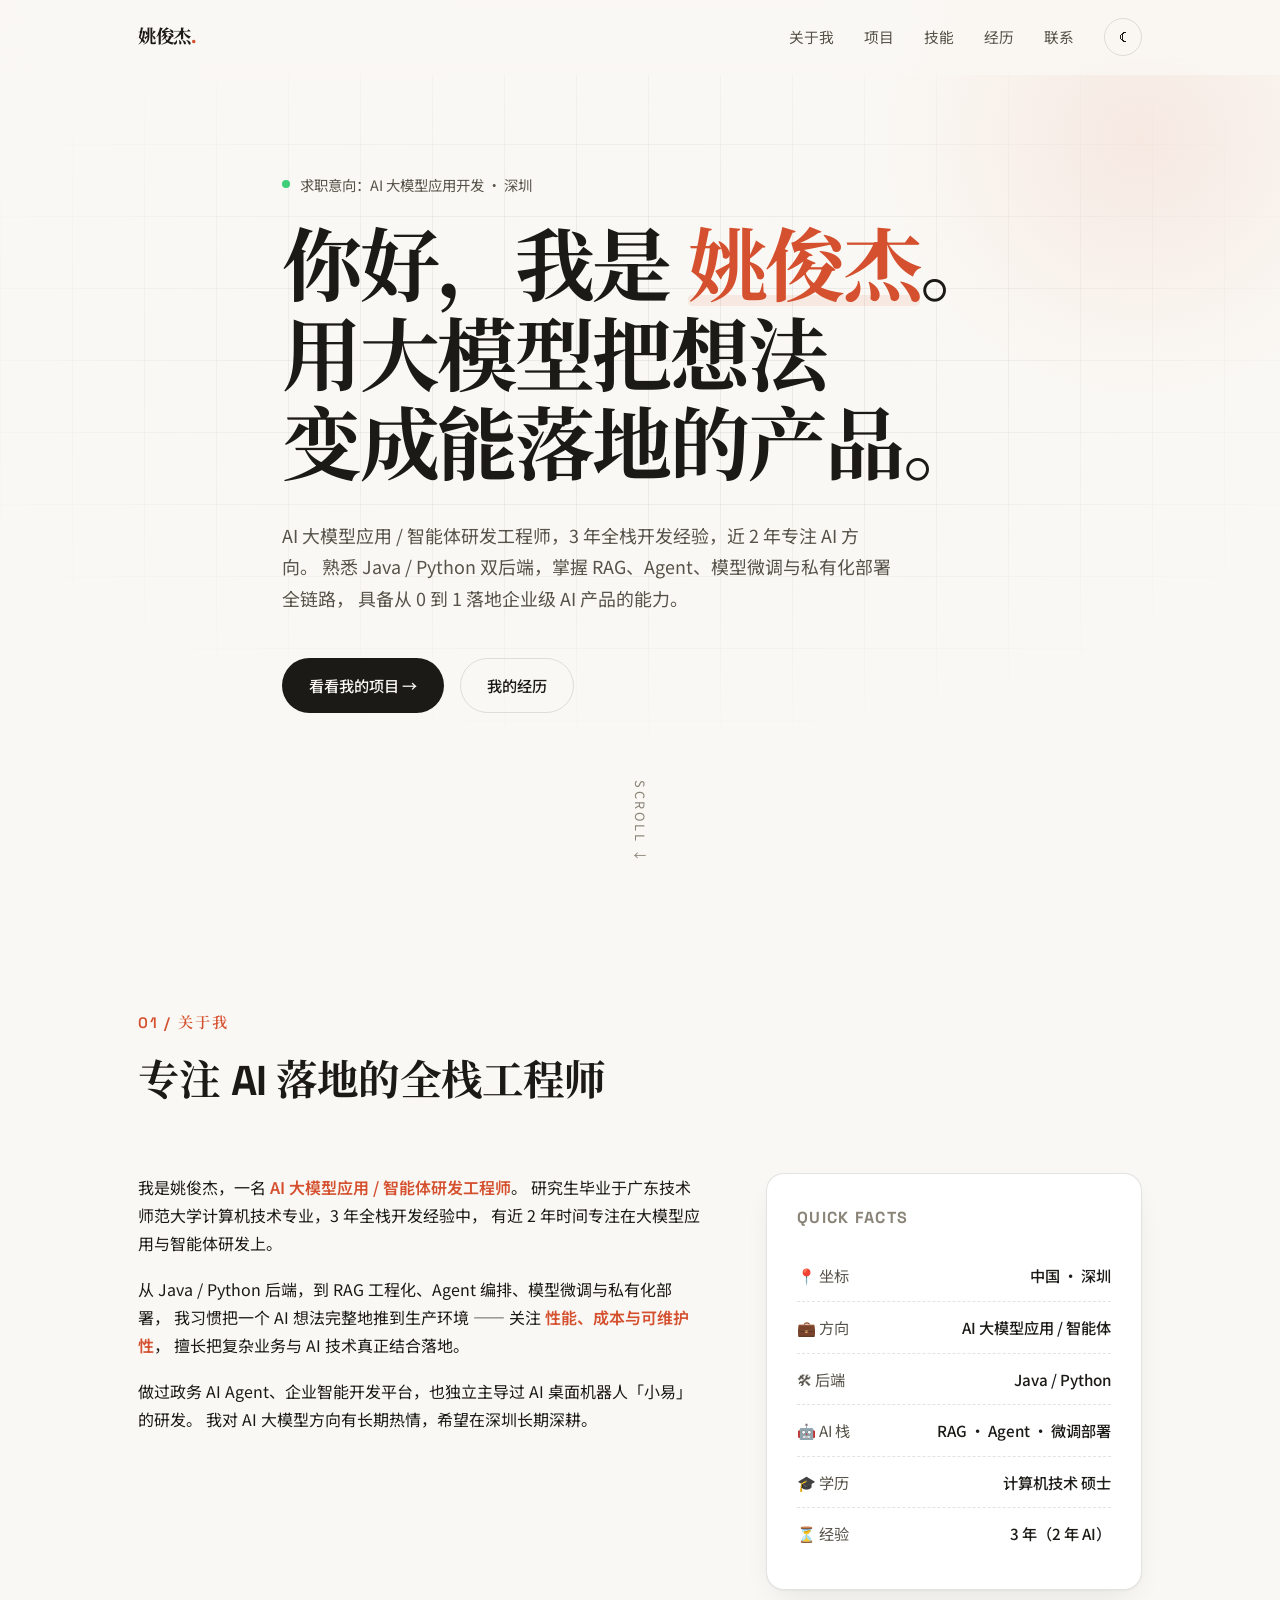
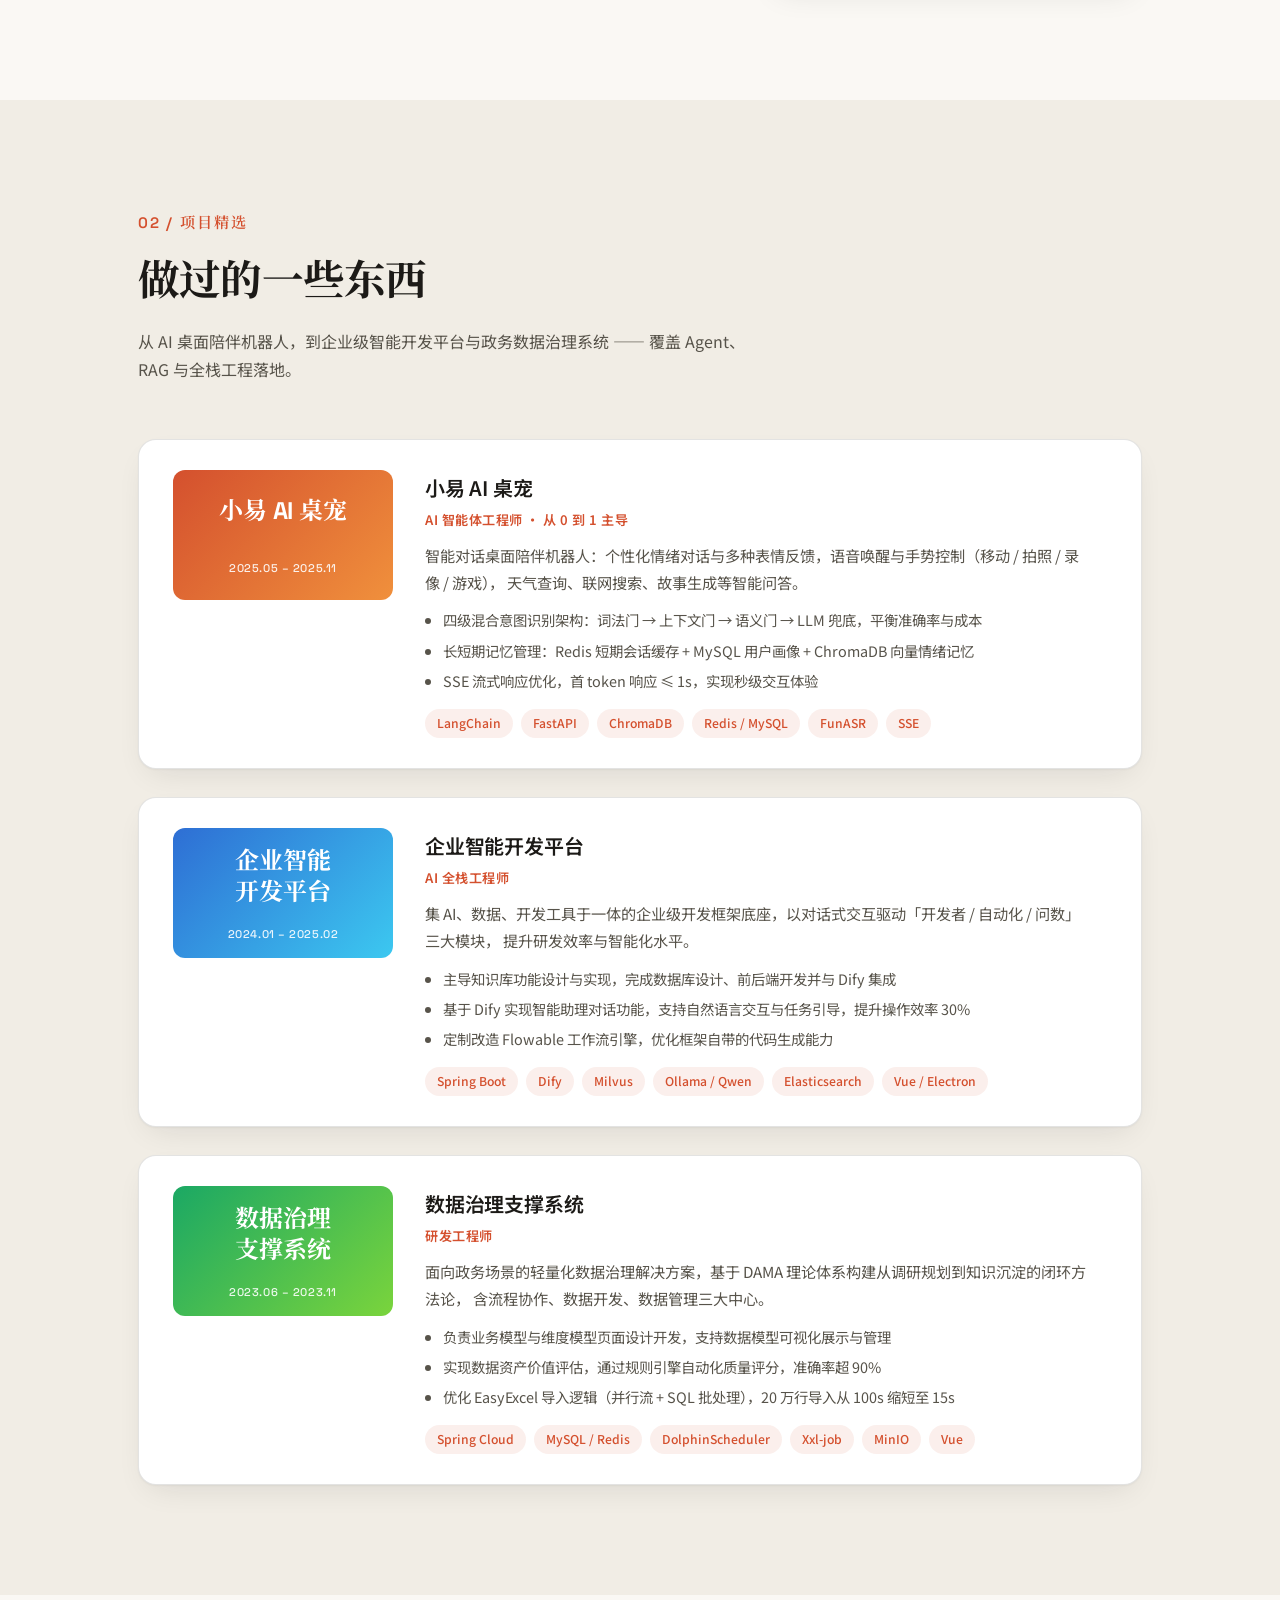
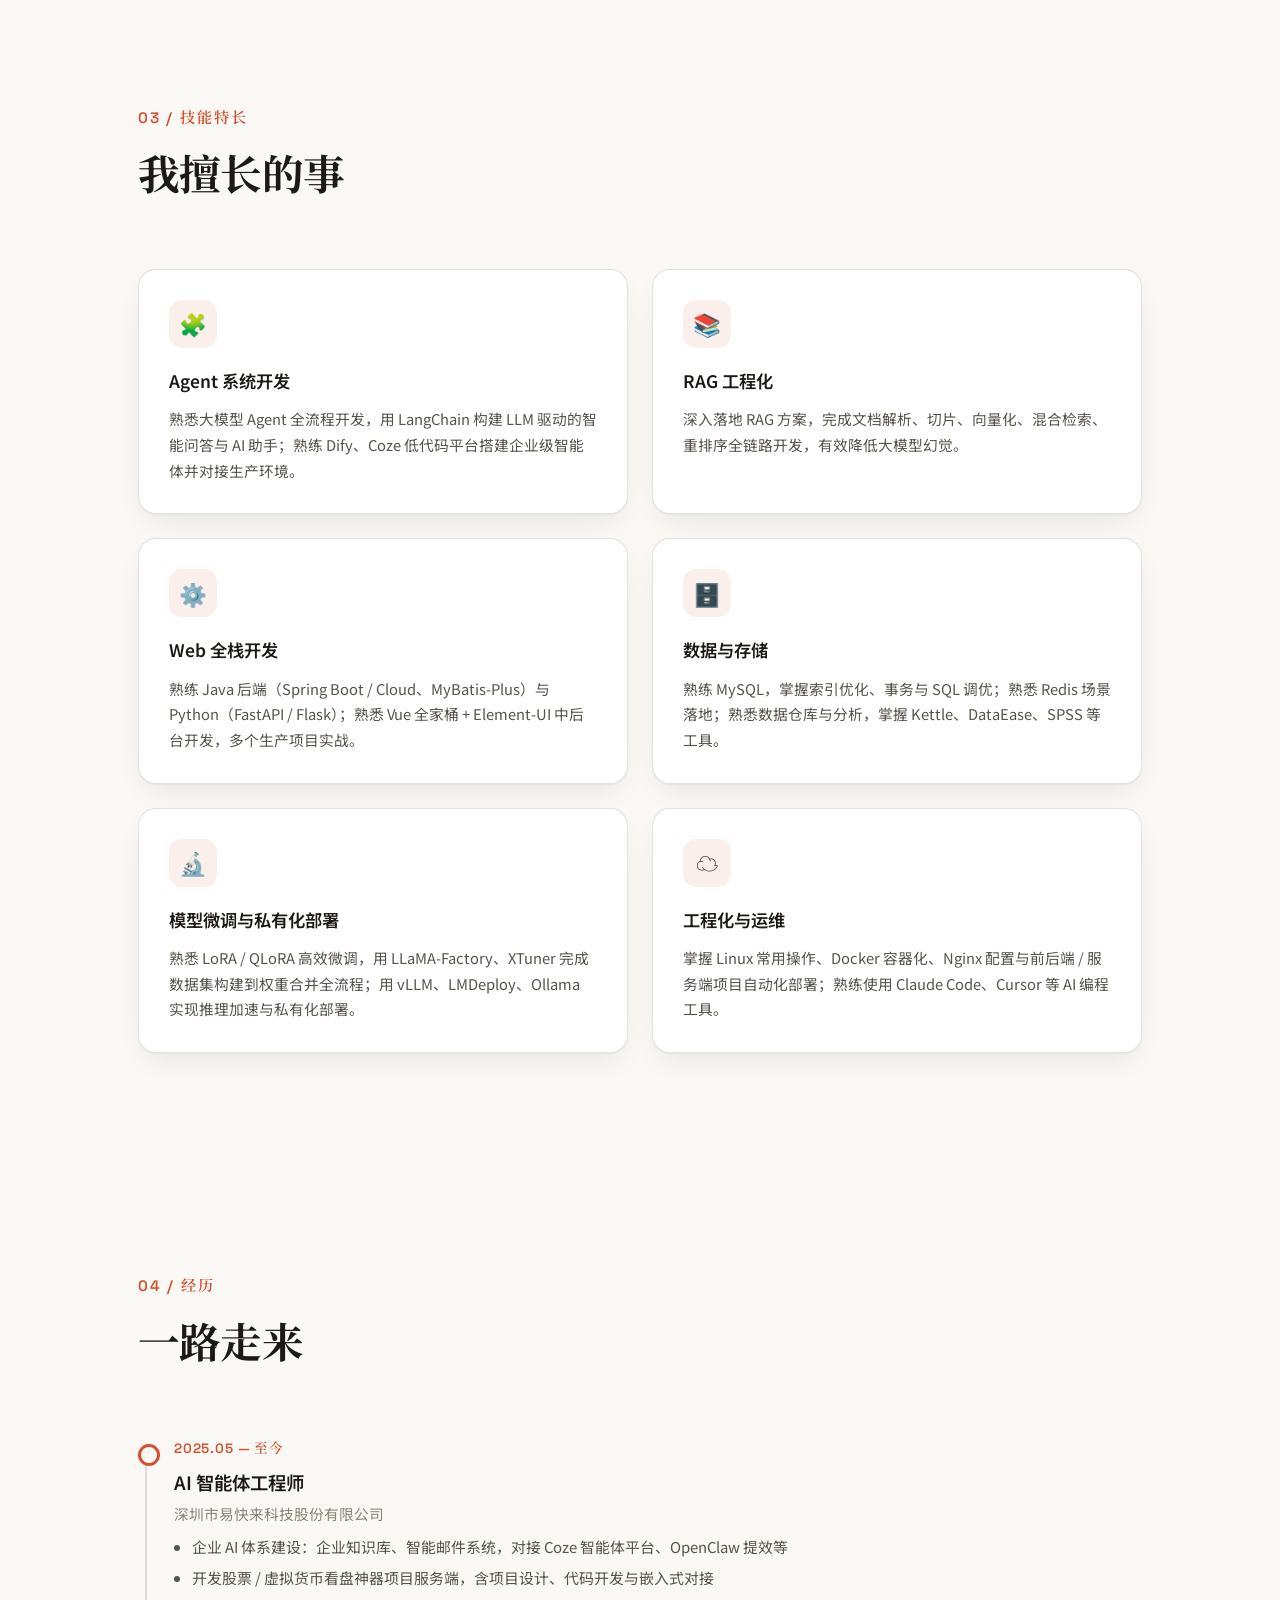
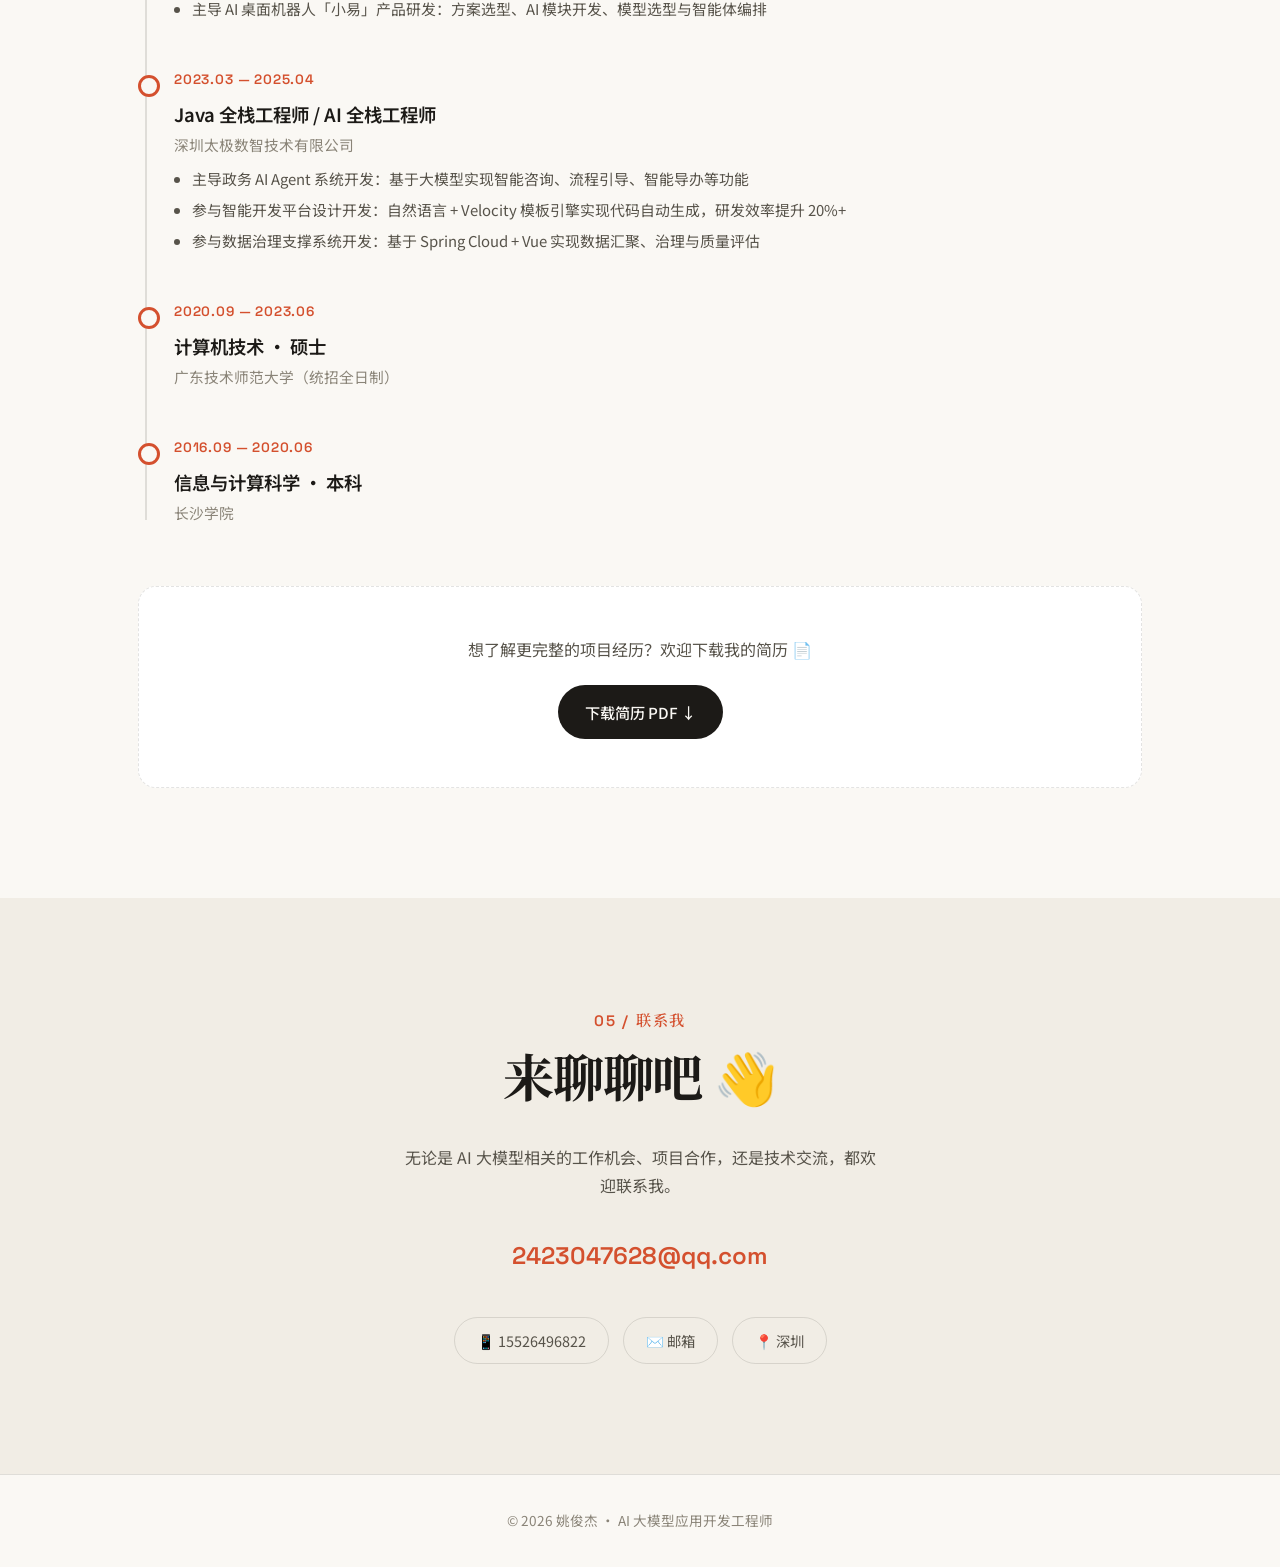
<file: index.html>
<!DOCTYPE html>
<html lang="zh-CN">
<head>
<meta charset="UTF-8">
<meta name="viewport" content="width=device-width, initial-scale=1.0">
<title>姚俊杰 · AI 大模型应用开发工程师</title>
<meta name="description" content="姚俊杰的个人网站 —— AI 大模型应用 / 智能体研发工程师，全栈开发，RAG 与模型私有化部署。">
<link rel="icon" type="image/svg+xml" href="data:image/svg+xml,%3Csvg%20xmlns='http://www.w3.org/2000/svg'%20viewBox='0%200%20100%20100'%3E%3Crect%20width='100'%20height='100'%20rx='24'%20fill='%23d4502e'/%3E%3Ctext%20x='50'%20y='73'%20font-family='Arial,Helvetica,sans-serif'%20font-size='62'%20font-weight='700'%20fill='%23fff'%20text-anchor='middle'%3E%E5%A7%9A%3C/text%3E%3C/svg%3E">
<link rel="preconnect" href="https://fonts.googleapis.com">
<link rel="preconnect" href="https://fonts.gstatic.com" crossorigin>
<link href="https://fonts.googleapis.com/css2?family=Space+Grotesk:wght@400;500;600;700&family=Noto+Sans+SC:wght@300;400;500;700&family=Noto+Serif+SC:wght@600;900&display=swap" rel="stylesheet">
<style>
/* ============ 设计变量 ============ */
:root {
  --bg: #faf8f4;
  --bg-soft: #f1ede5;
  --ink: #1c1a17;
  --ink-soft: #57534a;
  --ink-faint: #8a8478;
  --accent: #d4502e;
  --accent-soft: rgba(212, 80, 46, .09);
  --line: rgba(28, 26, 23, .12);
  --card: #ffffff;
  --shadow: 0 1px 2px rgba(28,26,23,.04), 0 12px 32px -12px rgba(28,26,23,.12);
  --shadow-hover: 0 2px 4px rgba(28,26,23,.05), 0 24px 48px -16px rgba(28,26,23,.22);
  --radius: 18px;
  --font-display: "Space Grotesk", "Noto Serif SC", serif;
  --font-body: "Noto Sans SC", -apple-system, "PingFang SC", "Microsoft YaHei", sans-serif;
}
[data-theme="dark"] {
  --bg: #131210;
  --bg-soft: #1c1a17;
  --ink: #f0ece4;
  --ink-soft: #b5aea2;
  --ink-faint: #7d776c;
  --accent: #ff7a52;
  --accent-soft: rgba(255, 122, 82, .12);
  --line: rgba(240, 236, 228, .14);
  --card: #1e1c19;
  --shadow: 0 1px 2px rgba(0,0,0,.3), 0 12px 32px -12px rgba(0,0,0,.5);
  --shadow-hover: 0 2px 4px rgba(0,0,0,.4), 0 24px 48px -16px rgba(0,0,0,.7);
}

/* ============ 基础 ============ */
* { margin: 0; padding: 0; box-sizing: border-box; }
html { scroll-behavior: smooth; }
body {
  font-family: var(--font-body);
  background: var(--bg);
  color: var(--ink);
  line-height: 1.75;
  transition: background .4s ease, color .4s ease;
  -webkit-font-smoothing: antialiased;
}
::selection { background: var(--accent); color: #fff; }
a { color: inherit; text-decoration: none; }
img { max-width: 100%; display: block; }

.wrap { max-width: 1060px; margin: 0 auto; padding: 0 28px; }

/* ============ 顶部导航 ============ */
header {
  position: fixed; top: 0; left: 0; right: 0; z-index: 100;
  backdrop-filter: blur(14px);
  -webkit-backdrop-filter: blur(14px);
  background: color-mix(in srgb, var(--bg) 78%, transparent);
  border-bottom: 1px solid transparent;
  transition: border-color .3s ease;
}
header.scrolled { border-bottom-color: var(--line); }
nav {
  max-width: 1060px; margin: 0 auto; padding: 18px 28px;
  display: flex; align-items: center; justify-content: space-between;
}
.logo {
  font-family: var(--font-display);
  font-weight: 700; font-size: 1.15rem; letter-spacing: -.02em;
}
.logo em { color: var(--accent); font-style: normal; }
.nav-links { display: flex; gap: 30px; align-items: center; font-size: .92rem; }
.nav-links a {
  color: var(--ink-soft); position: relative; transition: color .25s;
}
.nav-links a:hover { color: var(--ink); }
.nav-links a::after {
  content: ""; position: absolute; left: 0; bottom: -5px;
  width: 0; height: 2px; background: var(--accent); transition: width .25s ease;
}
.nav-links a:hover::after { width: 100%; }
.theme-btn {
  width: 38px; height: 38px; border-radius: 50%;
  border: 1px solid var(--line); background: transparent;
  cursor: pointer; display: grid; place-items: center;
  color: var(--ink); font-size: 1rem; transition: all .25s;
}
.theme-btn:hover { background: var(--bg-soft); transform: rotate(15deg); }
.menu-btn { display: none; }

/* ============ Hero ============ */
.hero {
  min-height: 100svh;
  display: flex; flex-direction: column; justify-content: center;
  position: relative; overflow: hidden;
  padding-top: 90px;
}
.hero-grid-bg {
  position: absolute; inset: 0; pointer-events: none;
  background-image:
    linear-gradient(var(--line) 1px, transparent 1px),
    linear-gradient(90deg, var(--line) 1px, transparent 1px);
  background-size: 72px 72px;
  mask-image: radial-gradient(ellipse 80% 60% at 50% 40%, black 20%, transparent 75%);
  -webkit-mask-image: radial-gradient(ellipse 80% 60% at 50% 40%, black 20%, transparent 75%);
  opacity: .55;
}
.hero-blob {
  position: absolute; width: 520px; height: 520px; border-radius: 50%;
  background: radial-gradient(circle, var(--accent-soft) 0%, transparent 70%);
  top: -120px; right: -120px; pointer-events: none;
  animation: drift 14s ease-in-out infinite alternate;
}
@keyframes drift {
  from { transform: translate(0, 0) scale(1); }
  to   { transform: translate(-60px, 50px) scale(1.15); }
}
.hero-kicker {
  display: inline-flex; align-items: center; gap: 10px;
  font-size: .9rem; color: var(--ink-soft);
  margin-bottom: 26px;
}
.hero-kicker .dot {
  width: 8px; height: 8px; border-radius: 50%;
  background: #3ecf7a; box-shadow: 0 0 0 0 rgba(62,207,122,.5);
  animation: pulse 2s infinite;
}
@keyframes pulse {
  70% { box-shadow: 0 0 0 9px rgba(62,207,122,0); }
}
.hero h1 {
  font-family: var(--font-display);
  font-size: clamp(2.6rem, 7vw, 5rem);
  line-height: 1.12; letter-spacing: -.03em; font-weight: 700;
  max-width: 16em;
}
.hero h1 .accent {
  color: var(--accent);
  position: relative; display: inline-block;
}
.hero h1 .accent::after {
  content: ""; position: absolute; left: 0; right: 0; bottom: .08em;
  height: .14em; background: var(--accent-soft); z-index: -1;
  border-radius: 4px;
}
.hero p.lede {
  margin-top: 28px; font-size: 1.12rem; color: var(--ink-soft);
  max-width: 34em;
}
.hero-cta { margin-top: 44px; display: flex; gap: 16px; flex-wrap: wrap; }
.btn {
  display: inline-flex; align-items: center; gap: 9px;
  padding: 13px 26px; border-radius: 999px;
  font-size: .95rem; font-weight: 500; font-family: var(--font-body);
  cursor: pointer; transition: all .25s ease; border: 1px solid transparent;
}
.btn-primary { background: var(--ink); color: var(--bg); }
.btn-primary:hover { background: var(--accent); transform: translateY(-2px); box-shadow: var(--shadow-hover); }
.btn-ghost { border-color: var(--line); color: var(--ink); }
.btn-ghost:hover { border-color: var(--ink); transform: translateY(-2px); }
.hero-scroll {
  position: absolute; bottom: 36px; left: 50%; transform: translateX(-50%);
  color: var(--ink-faint); font-size: .8rem; letter-spacing: .2em;
  writing-mode: vertical-rl; display: flex; align-items: center; gap: 10px;
  animation: bob 2.2s ease-in-out infinite;
}
@keyframes bob { 50% { transform: translate(-50%, 8px); } }

/* ============ 区块通用 ============ */
section { padding: 110px 0; }
.section-head { margin-bottom: 56px; }
.section-num {
  font-family: var(--font-display); color: var(--accent);
  font-size: .95rem; font-weight: 600; letter-spacing: .12em;
}
.section-head h2 {
  font-family: var(--font-display);
  font-size: clamp(1.8rem, 4vw, 2.6rem);
  letter-spacing: -.02em; margin-top: 8px; font-weight: 700;
}
.section-head p { color: var(--ink-soft); margin-top: 10px; max-width: 38em; }

/* 滚动浮现 */
.reveal { opacity: 0; transform: translateY(28px); transition: opacity .7s ease, transform .7s cubic-bezier(.2,.7,.3,1); }
.reveal.in { opacity: 1; transform: none; }

/* ============ 关于我 ============ */
.about-grid {
  display: grid; grid-template-columns: 1.2fr .8fr; gap: 64px; align-items: start;
}
.about-text p + p { margin-top: 18px; }
.about-text strong { color: var(--accent); font-weight: 600; }
.about-facts {
  background: var(--card); border: 1px solid var(--line);
  border-radius: var(--radius); padding: 30px; box-shadow: var(--shadow);
}
.about-facts h3 {
  font-family: var(--font-display); font-size: 1rem;
  letter-spacing: .08em; color: var(--ink-faint); text-transform: uppercase;
  margin-bottom: 18px;
}
.fact { display: flex; justify-content: space-between; padding: 12px 0; border-bottom: 1px dashed var(--line); font-size: .95rem; gap: 16px; }
.fact:last-child { border-bottom: none; }
.fact span:first-child { color: var(--ink-soft); white-space: nowrap; }
.fact span:last-child { font-weight: 500; text-align: right; }

/* ============ 项目 ============ */
#projects { background: var(--bg-soft); }
.project-list { display: grid; gap: 28px; }
.project {
  display: grid; grid-template-columns: 220px 1fr;
  gap: 32px; align-items: start;
  background: var(--card); border: 1px solid var(--line);
  border-radius: var(--radius); padding: 30px 34px;
  box-shadow: var(--shadow);
  transition: transform .3s ease, box-shadow .3s ease, border-color .3s;
}
.project:hover {
  transform: translateY(-5px);
  box-shadow: var(--shadow-hover);
  border-color: color-mix(in srgb, var(--accent) 40%, var(--line));
}
.project-visual {
  height: 130px; border-radius: 12px;
  display: grid; place-items: center; text-align: center; padding: 10px;
  font-family: var(--font-display); font-size: 1.5rem; font-weight: 700;
  color: #fff; letter-spacing: -.01em; line-height: 1.3;
}
.project-visual small { display:block; font-size: .7rem; font-weight: 500; opacity: .9; margin-top: 6px; letter-spacing: .05em; }
.pv-1 { background: linear-gradient(135deg, #d4502e, #f0903c); }
.pv-2 { background: linear-gradient(135deg, #2e6ed4, #3cc8f0); }
.pv-3 { background: linear-gradient(135deg, #1ba864, #7ad43c); }
.pv-4 { background: linear-gradient(135deg, #7a3cd4, #d43cb0); }
.project h3 { font-size: 1.25rem; font-weight: 600; letter-spacing: -.01em; }
.project .role { color: var(--accent); font-size: .82rem; font-weight: 600; margin-top: 4px; letter-spacing: .04em; }
.project .desc { color: var(--ink-soft); margin-top: 10px; font-size: .95rem; max-width: 44em; }
.project ul.highlights { margin: 12px 0 0; padding-left: 18px; color: var(--ink-soft); font-size: .9rem; }
.project ul.highlights li { margin-top: 5px; }
.tags { display: flex; gap: 8px; flex-wrap: wrap; margin-top: 16px; }
.tag {
  font-size: .76rem; padding: 4px 12px; border-radius: 999px;
  background: var(--accent-soft); color: var(--accent); font-weight: 500;
}

/* ============ 技能 ============ */
.skill-grid { display: grid; grid-template-columns: repeat(2, 1fr); gap: 24px; }
.skill-card {
  background: var(--card); border: 1px solid var(--line);
  border-radius: var(--radius); padding: 30px; box-shadow: var(--shadow);
  transition: transform .3s ease, box-shadow .3s ease;
}
.skill-card:hover { transform: translateY(-4px); box-shadow: var(--shadow-hover); }
.skill-card .icon {
  width: 48px; height: 48px; border-radius: 13px;
  background: var(--accent-soft); display: grid; place-items: center;
  font-size: 1.4rem; margin-bottom: 18px;
}
.skill-card h3 { font-size: 1.08rem; font-weight: 600; margin-bottom: 10px; }
.skill-card p { color: var(--ink-soft); font-size: .92rem; }

/* ============ 经历 / 简历 ============ */
.timeline { position: relative; padding-left: 36px; }
.timeline::before {
  content: ""; position: absolute; left: 7px; top: 6px; bottom: 6px;
  width: 2px; background: var(--line);
}
.tl-item { position: relative; padding-bottom: 46px; }
.tl-item:last-child { padding-bottom: 0; }
.tl-item::before {
  content: ""; position: absolute; left: -36px; top: 7px;
  width: 16px; height: 16px; border-radius: 50%;
  background: var(--bg); border: 3px solid var(--accent);
}
.tl-time {
  font-family: var(--font-display); font-size: .85rem;
  color: var(--accent); font-weight: 600; letter-spacing: .06em;
}
.tl-item h3 { font-size: 1.15rem; font-weight: 600; margin-top: 6px; }
.tl-item .org { color: var(--ink-faint); font-size: .92rem; margin-top: 2px; }
.tl-item p.detail { color: var(--ink-soft); margin-top: 10px; font-size: .95rem; max-width: 44em; }
.tl-item ul { margin: 8px 0 0; padding-left: 18px; color: var(--ink-soft); font-size: .93rem; max-width: 46em; }
.tl-item ul li { margin-top: 5px; }
.resume-cta {
  margin-top: 60px; text-align: center;
  padding: 48px; border-radius: var(--radius);
  background: var(--card); border: 1px dashed var(--line);
}
.resume-cta p { color: var(--ink-soft); margin-bottom: 22px; }

/* ============ 联系 / 页脚 ============ */
#contact { background: var(--bg-soft); text-align: center; }
#contact h2 {
  font-family: var(--font-display);
  font-size: clamp(2rem, 5vw, 3.2rem); letter-spacing: -.02em; font-weight: 700;
}
#contact .sub { color: var(--ink-soft); margin: 18px auto 36px; max-width: 30em; }
.contact-mail {
  font-family: var(--font-display);
  font-size: clamp(1rem, 2.6vw, 1.5rem); font-weight: 600;
  color: var(--accent); border-bottom: 2px solid transparent;
  transition: border-color .25s; word-break: break-all;
}
.contact-mail:hover { border-bottom-color: var(--accent); }
.socials { margin-top: 40px; display: flex; gap: 14px; justify-content: center; flex-wrap: wrap; }
.social {
  padding: 10px 22px; border-radius: 999px; border: 1px solid var(--line);
  font-size: .9rem; color: var(--ink-soft); transition: all .25s;
}
.social:hover { color: var(--ink); border-color: var(--ink); transform: translateY(-2px); }
footer {
  padding: 34px 0; text-align: center;
  color: var(--ink-faint); font-size: .85rem;
  border-top: 1px solid var(--line);
}

/* ============ 响应式 ============ */
@media (max-width: 860px) {
  section { padding: 80px 0; }
  .about-grid { grid-template-columns: 1fr; gap: 40px; }
  .project { grid-template-columns: 1fr; gap: 20px; }
  .project-visual { height: 110px; }
}
@media (max-width: 600px) {
  .nav-links { display: none; }
  .skill-grid { grid-template-columns: 1fr; }
  .hero-scroll { display: none; }
}
@media (prefers-reduced-motion: reduce) {
  *, *::before, *::after { animation: none !important; transition: none !important; }
  html { scroll-behavior: auto; }
}
</style>
</head>
<body>

<header id="header">
  <nav>
    <a class="logo" href="#top">姚俊杰<em>.</em></a>
    <div class="nav-links">
      <a href="#about">关于我</a>
      <a href="#projects">项目</a>
      <a href="#skills">技能</a>
      <a href="#resume">经历</a>
      <a href="#contact">联系</a>
      <button class="theme-btn" id="themeBtn" aria-label="切换深浅色模式" title="切换深浅色模式">☾</button>
    </div>
  </nav>
</header>

<!-- ============ Hero ============ -->
<section class="hero" id="top">
  <div class="hero-grid-bg"></div>
  <div class="hero-blob"></div>
  <div class="wrap">
    <div class="hero-kicker reveal in">
      <span class="dot"></span> 求职意向：AI 大模型应用开发 · 深圳
    </div>
    <h1 class="reveal in">
      你好，我是 <span class="accent">姚俊杰</span>。<br>
      用大模型把想法<br>变成能落地的产品。
    </h1>
    <p class="lede reveal in">
      AI 大模型应用 / 智能体研发工程师，3 年全栈开发经验，近 2 年专注 AI 方向。
      熟悉 Java / Python 双后端，掌握 RAG、Agent、模型微调与私有化部署全链路，
      具备从 0 到 1 落地企业级 AI 产品的能力。
    </p>
    <div class="hero-cta reveal in">
      <a class="btn btn-primary" href="#projects">看看我的项目 →</a>
      <a class="btn btn-ghost" href="#resume">我的经历</a>
    </div>
  </div>
  <div class="hero-scroll">SCROLL ↓</div>
</section>

<!-- ============ 关于我 ============ -->
<section id="about">
  <div class="wrap">
    <div class="section-head reveal">
      <div class="section-num">01 / 关于我</div>
      <h2>专注 AI 落地的全栈工程师</h2>
    </div>
    <div class="about-grid">
      <div class="about-text reveal">
        <p>
          我是姚俊杰，一名 <strong>AI 大模型应用 / 智能体研发工程师</strong>。
          研究生毕业于广东技术师范大学计算机技术专业，3 年全栈开发经验中，
          有近 2 年时间专注在大模型应用与智能体研发上。
        </p>
        <p>
          从 Java / Python 后端，到 RAG 工程化、Agent 编排、模型微调与私有化部署，
          我习惯把一个 AI 想法完整地推到生产环境 —— 关注 <strong>性能、成本与可维护性</strong>，
          擅长把复杂业务与 AI 技术真正结合落地。
        </p>
        <p>
          做过政务 AI Agent、企业智能开发平台，也独立主导过 AI 桌面机器人「小易」的研发。
          我对 AI 大模型方向有长期热情，希望在深圳长期深耕。
        </p>
      </div>
      <aside class="about-facts reveal">
        <h3>Quick Facts</h3>
        <div class="fact"><span>📍 坐标</span><span>中国 · 深圳</span></div>
        <div class="fact"><span>💼 方向</span><span>AI 大模型应用 / 智能体</span></div>
        <div class="fact"><span>🛠 后端</span><span>Java / Python</span></div>
        <div class="fact"><span>🤖 AI 栈</span><span>RAG · Agent · 微调部署</span></div>
        <div class="fact"><span>🎓 学历</span><span>计算机技术 硕士</span></div>
        <div class="fact"><span>⏳ 经验</span><span>3 年（2 年 AI）</span></div>
      </aside>
    </div>
  </div>
</section>

<!-- ============ 项目 ============ -->
<section id="projects">
  <div class="wrap">
    <div class="section-head reveal">
      <div class="section-num">02 / 项目精选</div>
      <h2>做过的一些东西</h2>
      <p>从 AI 桌面陪伴机器人，到企业级智能开发平台与政务数据治理系统 —— 覆盖 Agent、RAG 与全栈工程落地。</p>
    </div>
    <div class="project-list">

      <article class="project reveal">
        <div class="project-visual pv-1">小易 AI 桌宠<small>2025.05 – 2025.11</small></div>
        <div>
          <h3>小易 AI 桌宠</h3>
          <div class="role">AI 智能体工程师 · 从 0 到 1 主导</div>
          <p class="desc">智能对话桌面陪伴机器人：个性化情绪对话与多种表情反馈，语音唤醒与手势控制（移动 / 拍照 / 录像 / 游戏），
            天气查询、联网搜索、故事生成等智能问答。</p>
          <ul class="highlights">
            <li>四级混合意图识别架构：词法门 → 上下文门 → 语义门 → LLM 兜底，平衡准确率与成本</li>
            <li>长短期记忆管理：Redis 短期会话缓存 + MySQL 用户画像 + ChromaDB 向量情绪记忆</li>
            <li>SSE 流式响应优化，首 token 响应 ≤ 1s，实现秒级交互体验</li>
          </ul>
          <div class="tags">
            <span class="tag">LangChain</span><span class="tag">FastAPI</span>
            <span class="tag">ChromaDB</span><span class="tag">Redis / MySQL</span>
            <span class="tag">FunASR</span><span class="tag">SSE</span>
          </div>
        </div>
      </article>

      <article class="project reveal">
        <div class="project-visual pv-2">企业智能<br>开发平台<small>2024.01 – 2025.02</small></div>
        <div>
          <h3>企业智能开发平台</h3>
          <div class="role">AI 全栈工程师</div>
          <p class="desc">集 AI、数据、开发工具于一体的企业级开发框架底座，以对话式交互驱动「开发者 / 自动化 / 问数」三大模块，
            提升研发效率与智能化水平。</p>
          <ul class="highlights">
            <li>主导知识库功能设计与实现，完成数据库设计、前后端开发并与 Dify 集成</li>
            <li>基于 Dify 实现智能助理对话功能，支持自然语言交互与任务引导，提升操作效率 30%</li>
            <li>定制改造 Flowable 工作流引擎，优化框架自带的代码生成能力</li>
          </ul>
          <div class="tags">
            <span class="tag">Spring Boot</span><span class="tag">Dify</span>
            <span class="tag">Milvus</span><span class="tag">Ollama / Qwen</span>
            <span class="tag">Elasticsearch</span><span class="tag">Vue / Electron</span>
          </div>
        </div>
      </article>

      <article class="project reveal">
        <div class="project-visual pv-3">数据治理<br>支撑系统<small>2023.06 – 2023.11</small></div>
        <div>
          <h3>数据治理支撑系统</h3>
          <div class="role">研发工程师</div>
          <p class="desc">面向政务场景的轻量化数据治理解决方案，基于 DAMA 理论体系构建从调研规划到知识沉淀的闭环方法论，
            含流程协作、数据开发、数据管理三大中心。</p>
          <ul class="highlights">
            <li>负责业务模型与维度模型页面设计开发，支持数据模型可视化展示与管理</li>
            <li>实现数据资产价值评估，通过规则引擎自动化质量评分，准确率超 90%</li>
            <li>优化 EasyExcel 导入逻辑（并行流 + SQL 批处理），20 万行导入从 100s 缩短至 15s</li>
          </ul>
          <div class="tags">
            <span class="tag">Spring Cloud</span><span class="tag">MySQL / Redis</span>
            <span class="tag">DolphinScheduler</span><span class="tag">Xxl-job</span>
            <span class="tag">MinIO</span><span class="tag">Vue</span>
          </div>
        </div>
      </article>

    </div>
  </div>
</section>

<!-- ============ 技能 ============ -->
<section id="skills">
  <div class="wrap">
    <div class="section-head reveal">
      <div class="section-num">03 / 技能特长</div>
      <h2>我擅长的事</h2>
    </div>
    <div class="skill-grid">
      <div class="skill-card reveal">
        <div class="icon">🧩</div>
        <h3>Agent 系统开发</h3>
        <p>熟悉大模型 Agent 全流程开发，用 LangChain 构建 LLM 驱动的智能问答与 AI 助手；熟练 Dify、Coze 低代码平台搭建企业级智能体并对接生产环境。</p>
      </div>
      <div class="skill-card reveal">
        <div class="icon">📚</div>
        <h3>RAG 工程化</h3>
        <p>深入落地 RAG 方案，完成文档解析、切片、向量化、混合检索、重排序全链路开发，有效降低大模型幻觉。</p>
      </div>
      <div class="skill-card reveal">
        <div class="icon">⚙️</div>
        <h3>Web 全栈开发</h3>
        <p>熟练 Java 后端（Spring Boot / Cloud、MyBatis-Plus）与 Python（FastAPI / Flask）；熟悉 Vue 全家桶 + Element-UI 中后台开发，多个生产项目实战。</p>
      </div>
      <div class="skill-card reveal">
        <div class="icon">🗄️</div>
        <h3>数据与存储</h3>
        <p>熟练 MySQL，掌握索引优化、事务与 SQL 调优；熟悉 Redis 场景落地；熟悉数据仓库与分析，掌握 Kettle、DataEase、SPSS 等工具。</p>
      </div>
      <div class="skill-card reveal">
        <div class="icon">🔬</div>
        <h3>模型微调与私有化部署</h3>
        <p>熟悉 LoRA / QLoRA 高效微调，用 LLaMA-Factory、XTuner 完成数据集构建到权重合并全流程；用 vLLM、LMDeploy、Ollama 实现推理加速与私有化部署。</p>
      </div>
      <div class="skill-card reveal">
        <div class="icon">☁️</div>
        <h3>工程化与运维</h3>
        <p>掌握 Linux 常用操作、Docker 容器化、Nginx 配置与前后端 / 服务端项目自动化部署；熟练使用 Claude Code、Cursor 等 AI 编程工具。</p>
      </div>
    </div>
  </div>
</section>

<!-- ============ 经历 ============ -->
<section id="resume">
  <div class="wrap">
    <div class="section-head reveal">
      <div class="section-num">04 / 经历</div>
      <h2>一路走来</h2>
    </div>
    <div class="timeline">
      <div class="tl-item reveal">
        <div class="tl-time">2025.05 — 至今</div>
        <h3>AI 智能体工程师</h3>
        <div class="org">深圳市易快来科技股份有限公司</div>
        <ul>
          <li>企业 AI 体系建设：企业知识库、智能邮件系统，对接 Coze 智能体平台、OpenClaw 提效等</li>
          <li>开发股票 / 虚拟货币看盘神器项目服务端，含项目设计、代码开发与嵌入式对接</li>
          <li>主导 AI 桌面机器人「小易」产品研发：方案选型、AI 模块开发、模型选型与智能体编排</li>
        </ul>
      </div>
      <div class="tl-item reveal">
        <div class="tl-time">2023.03 — 2025.04</div>
        <h3>Java 全栈工程师 / AI 全栈工程师</h3>
        <div class="org">深圳太极数智技术有限公司</div>
        <ul>
          <li>主导政务 AI Agent 系统开发：基于大模型实现智能咨询、流程引导、智能导办等功能</li>
          <li>参与智能开发平台设计开发：自然语言 + Velocity 模板引擎实现代码自动生成，研发效率提升 20%+</li>
          <li>参与数据治理支撑系统开发：基于 Spring Cloud + Vue 实现数据汇聚、治理与质量评估</li>
        </ul>
      </div>
      <div class="tl-item reveal">
        <div class="tl-time">2020.09 — 2023.06</div>
        <h3>计算机技术 · 硕士</h3>
        <div class="org">广东技术师范大学（统招全日制）</div>
      </div>
      <div class="tl-item reveal">
        <div class="tl-time">2016.09 — 2020.06</div>
        <h3>信息与计算科学 · 本科</h3>
        <div class="org">长沙学院</div>
      </div>
    </div>
    <div class="resume-cta reveal">
      <p>想了解更完整的项目经历？欢迎下载我的简历 📄</p>
      <a class="btn btn-primary" href="resume.pdf" download>下载简历 PDF ↓</a>
    </div>
  </div>
</section>

<!-- ============ 联系 ============ -->
<section id="contact">
  <div class="wrap">
    <div class="reveal">
      <div class="section-num">05 / 联系我</div>
      <h2>来聊聊吧 👋</h2>
      <p class="sub">无论是 AI 大模型相关的工作机会、项目合作，还是技术交流，都欢迎联系我。</p>
      <a class="contact-mail" href="mailto:2423047628@qq.com">2423047628@qq.com</a>
      <div class="socials">
        <a class="social" href="tel:15526496822">📱 15526496822</a>
        <a class="social" href="mailto:2423047628@qq.com">✉️ 邮箱</a>
        <span class="social">📍 深圳</span>
      </div>
    </div>
  </div>
</section>

<footer>
  <div class="wrap">© 2026 姚俊杰 · AI 大模型应用开发工程师</div>
</footer>

<script>
// 深浅色模式（跟随系统 + 手动切换并记忆）
const themeBtn = document.getElementById('themeBtn');
const root = document.documentElement;
const saved = localStorage.getItem('theme');
const prefersDark = window.matchMedia('(prefers-color-scheme: dark)').matches;
function applyTheme(t) {
  root.setAttribute('data-theme', t);
  themeBtn.textContent = t === 'dark' ? '☀' : '☾';
}
applyTheme(saved || (prefersDark ? 'dark' : 'light'));
themeBtn.addEventListener('click', () => {
  const next = root.getAttribute('data-theme') === 'dark' ? 'light' : 'dark';
  applyTheme(next);
  localStorage.setItem('theme', next);
});

// 导航栏滚动阴影
const header = document.getElementById('header');
window.addEventListener('scroll', () => {
  header.classList.toggle('scrolled', window.scrollY > 10);
}, { passive: true });

// 滚动浮现动画
const io = new IntersectionObserver(entries => {
  entries.forEach(e => {
    if (e.isIntersecting) { e.target.classList.add('in'); io.unobserve(e.target); }
  });
}, { threshold: 0.12 });
document.querySelectorAll('.reveal:not(.in)').forEach(el => io.observe(el));
</script>
</body>
</html>
</file>
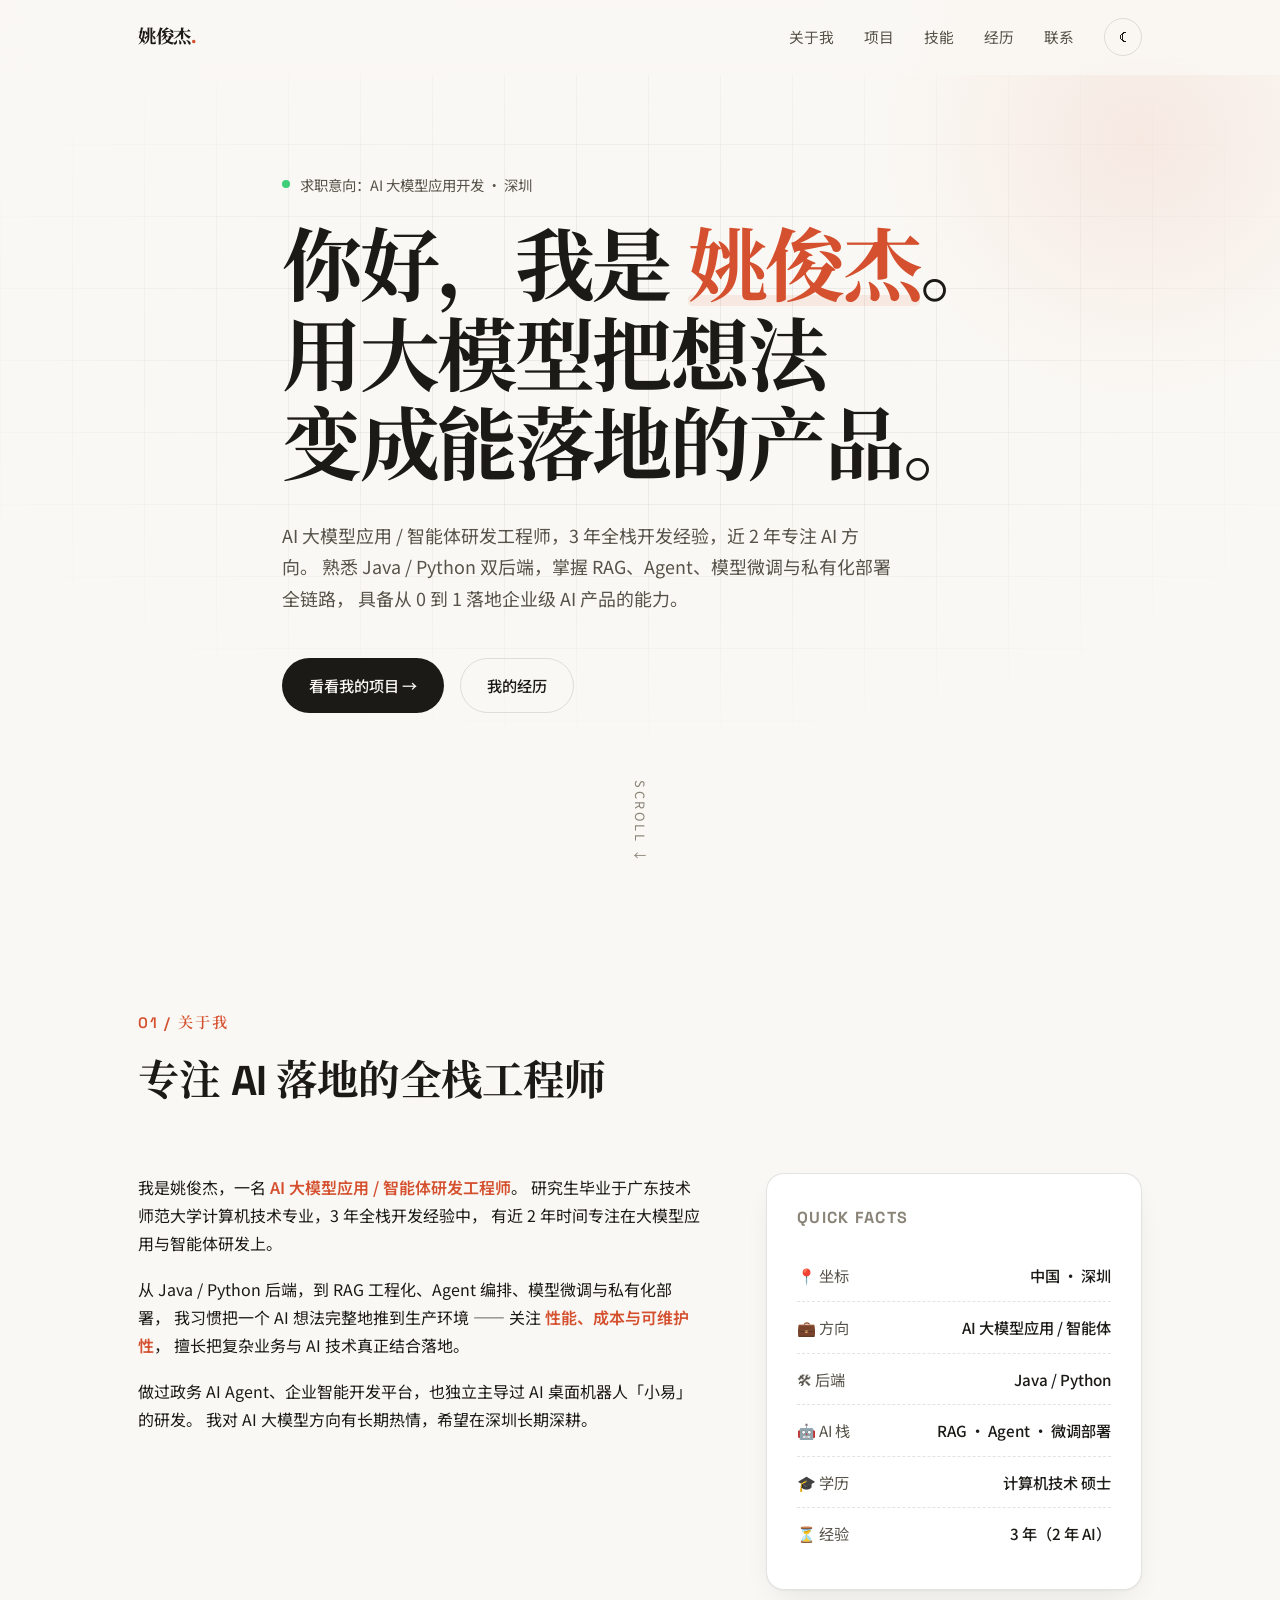
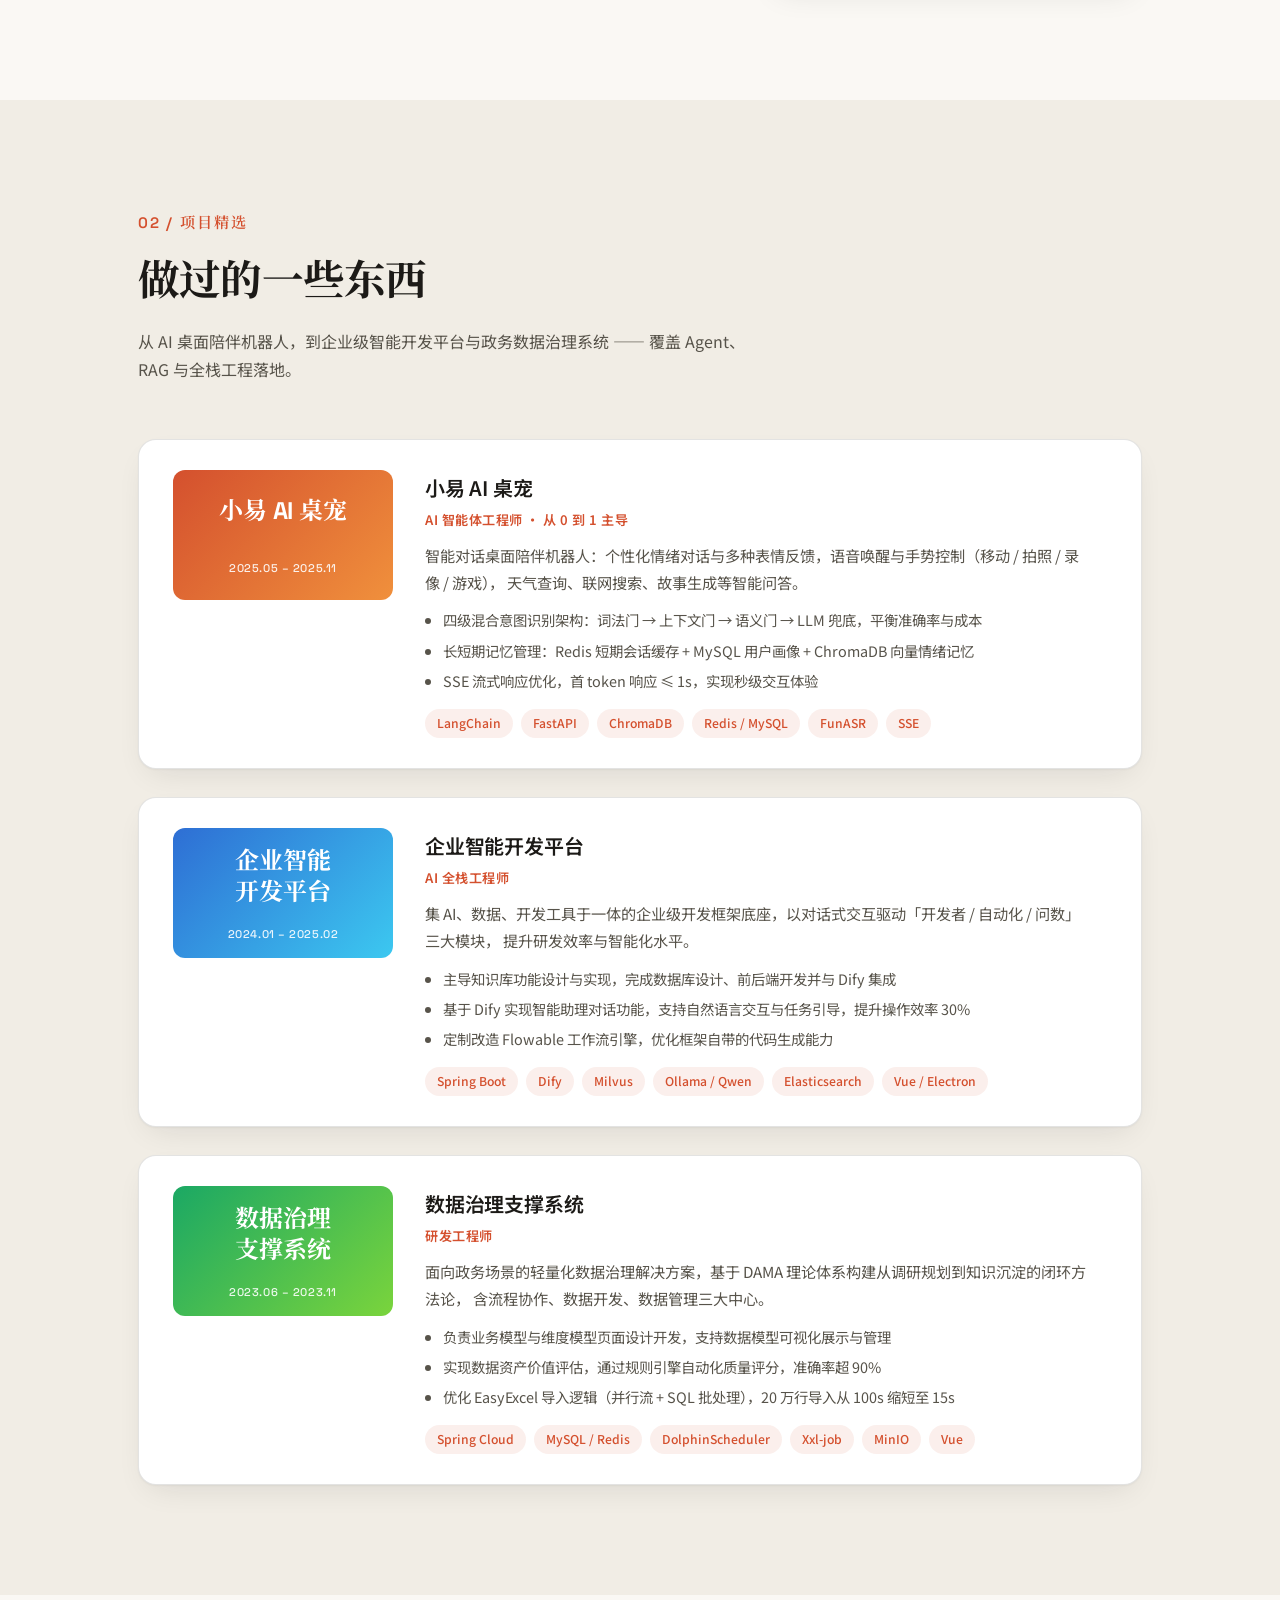
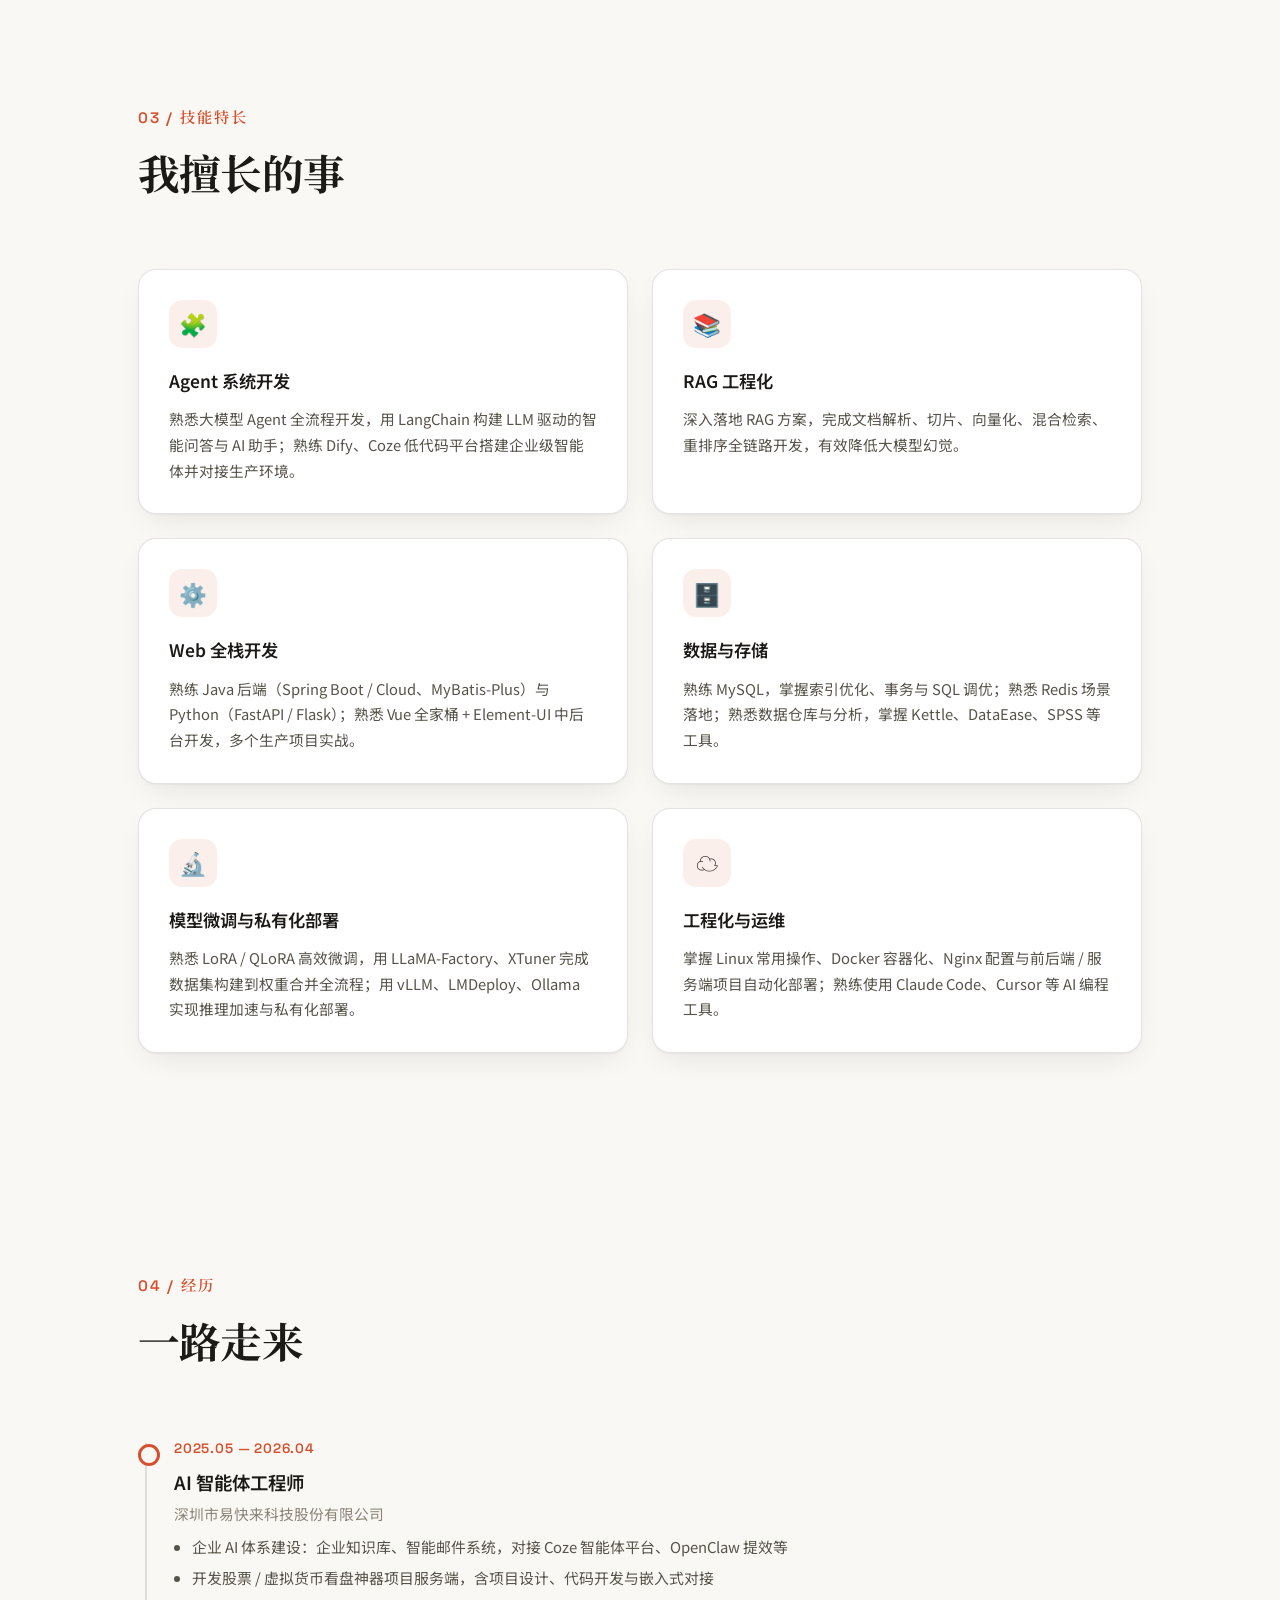
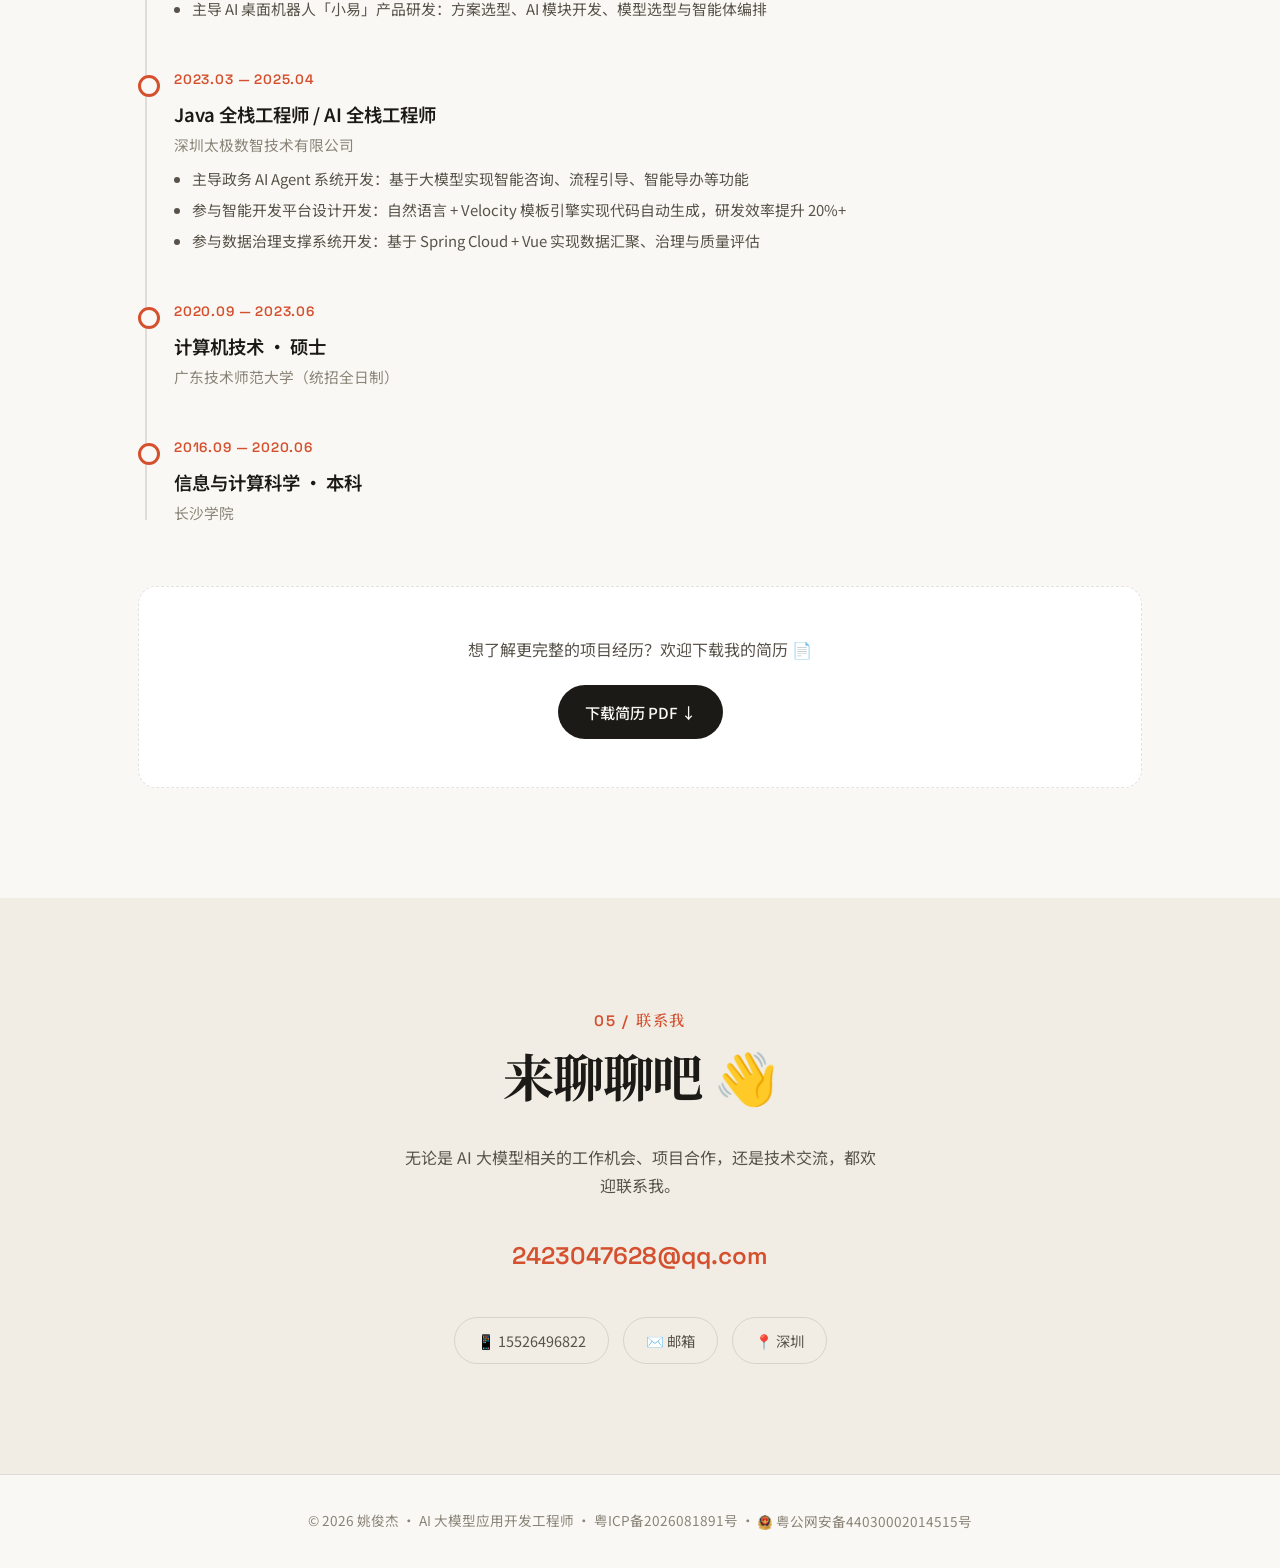
<file: me/index.html>
<!DOCTYPE html>
<html lang="zh-CN">
<head>
<meta charset="UTF-8">
<meta name="viewport" content="width=device-width, initial-scale=1.0">
<title>姚俊杰 · AI 大模型应用开发工程师</title>
<meta name="description" content="姚俊杰的个人网站 —— AI 大模型应用 / 智能体研发工程师，全栈开发，RAG 与模型私有化部署。">
<link rel="icon" type="image/svg+xml" href="data:image/svg+xml,%3Csvg%20xmlns='http://www.w3.org/2000/svg'%20viewBox='0%200%20100%20100'%3E%3Crect%20width='100'%20height='100'%20rx='24'%20fill='%23d4502e'/%3E%3Ctext%20x='50'%20y='73'%20font-family='Arial,Helvetica,sans-serif'%20font-size='62'%20font-weight='700'%20fill='%23fff'%20text-anchor='middle'%3E%E5%A7%9A%3C/text%3E%3C/svg%3E">
<link rel="preconnect" href="https://fonts.googleapis.com">
<link rel="preconnect" href="https://fonts.gstatic.com" crossorigin>
<link href="https://fonts.googleapis.com/css2?family=Space+Grotesk:wght@400;500;600;700&family=Noto+Sans+SC:wght@300;400;500;700&family=Noto+Serif+SC:wght@600;900&display=swap" rel="stylesheet">
<style>
/* ============ 设计变量 ============ */
:root {
  --bg: #faf8f4;
  --bg-soft: #f1ede5;
  --ink: #1c1a17;
  --ink-soft: #57534a;
  --ink-faint: #8a8478;
  --accent: #d4502e;
  --accent-soft: rgba(212, 80, 46, .09);
  --line: rgba(28, 26, 23, .12);
  --card: #ffffff;
  --shadow: 0 1px 2px rgba(28,26,23,.04), 0 12px 32px -12px rgba(28,26,23,.12);
  --shadow-hover: 0 2px 4px rgba(28,26,23,.05), 0 24px 48px -16px rgba(28,26,23,.22);
  --radius: 18px;
  --font-display: "Space Grotesk", "Noto Serif SC", serif;
  --font-body: "Noto Sans SC", -apple-system, "PingFang SC", "Microsoft YaHei", sans-serif;
}
[data-theme="dark"] {
  --bg: #131210;
  --bg-soft: #1c1a17;
  --ink: #f0ece4;
  --ink-soft: #b5aea2;
  --ink-faint: #7d776c;
  --accent: #ff7a52;
  --accent-soft: rgba(255, 122, 82, .12);
  --line: rgba(240, 236, 228, .14);
  --card: #1e1c19;
  --shadow: 0 1px 2px rgba(0,0,0,.3), 0 12px 32px -12px rgba(0,0,0,.5);
  --shadow-hover: 0 2px 4px rgba(0,0,0,.4), 0 24px 48px -16px rgba(0,0,0,.7);
}

/* ============ 基础 ============ */
* { margin: 0; padding: 0; box-sizing: border-box; }
html { scroll-behavior: smooth; }
body {
  font-family: var(--font-body);
  background: var(--bg);
  color: var(--ink);
  line-height: 1.75;
  transition: background .4s ease, color .4s ease;
  -webkit-font-smoothing: antialiased;
}
::selection { background: var(--accent); color: #fff; }
a { color: inherit; text-decoration: none; }
img { max-width: 100%; display: block; }

.wrap { max-width: 1060px; margin: 0 auto; padding: 0 28px; }

/* ============ 顶部导航 ============ */
header {
  position: fixed; top: 0; left: 0; right: 0; z-index: 100;
  backdrop-filter: blur(14px);
  -webkit-backdrop-filter: blur(14px);
  background: color-mix(in srgb, var(--bg) 78%, transparent);
  border-bottom: 1px solid transparent;
  transition: border-color .3s ease;
}
header.scrolled { border-bottom-color: var(--line); }
nav {
  max-width: 1060px; margin: 0 auto; padding: 18px 28px;
  display: flex; align-items: center; justify-content: space-between;
}
.logo {
  font-family: var(--font-display);
  font-weight: 700; font-size: 1.15rem; letter-spacing: -.02em;
}
.logo em { color: var(--accent); font-style: normal; }
.nav-links { display: flex; gap: 30px; align-items: center; font-size: .92rem; }
.nav-links a {
  color: var(--ink-soft); position: relative; transition: color .25s;
}
.nav-links a:hover { color: var(--ink); }
.nav-links a::after {
  content: ""; position: absolute; left: 0; bottom: -5px;
  width: 0; height: 2px; background: var(--accent); transition: width .25s ease;
}
.nav-links a:hover::after { width: 100%; }
.theme-btn {
  width: 38px; height: 38px; border-radius: 50%;
  border: 1px solid var(--line); background: transparent;
  cursor: pointer; display: grid; place-items: center;
  color: var(--ink); font-size: 1rem; transition: all .25s;
}
.theme-btn:hover { background: var(--bg-soft); transform: rotate(15deg); }
.menu-btn { display: none; }

/* ============ Hero ============ */
.hero {
  min-height: 100svh;
  display: flex; flex-direction: column; justify-content: center;
  position: relative; overflow: hidden;
  padding-top: 90px;
}
.hero-grid-bg {
  position: absolute; inset: 0; pointer-events: none;
  background-image:
    linear-gradient(var(--line) 1px, transparent 1px),
    linear-gradient(90deg, var(--line) 1px, transparent 1px);
  background-size: 72px 72px;
  mask-image: radial-gradient(ellipse 80% 60% at 50% 40%, black 20%, transparent 75%);
  -webkit-mask-image: radial-gradient(ellipse 80% 60% at 50% 40%, black 20%, transparent 75%);
  opacity: .55;
}
.hero-blob {
  position: absolute; width: 520px; height: 520px; border-radius: 50%;
  background: radial-gradient(circle, var(--accent-soft) 0%, transparent 70%);
  top: -120px; right: -120px; pointer-events: none;
  animation: drift 14s ease-in-out infinite alternate;
}
@keyframes drift {
  from { transform: translate(0, 0) scale(1); }
  to   { transform: translate(-60px, 50px) scale(1.15); }
}
.hero-kicker {
  display: inline-flex; align-items: center; gap: 10px;
  font-size: .9rem; color: var(--ink-soft);
  margin-bottom: 26px;
}
.hero-kicker .dot {
  width: 8px; height: 8px; border-radius: 50%;
  background: #3ecf7a; box-shadow: 0 0 0 0 rgba(62,207,122,.5);
  animation: pulse 2s infinite;
}
@keyframes pulse {
  70% { box-shadow: 0 0 0 9px rgba(62,207,122,0); }
}
.hero h1 {
  font-family: var(--font-display);
  font-size: clamp(2.6rem, 7vw, 5rem);
  line-height: 1.12; letter-spacing: -.03em; font-weight: 700;
  max-width: 16em;
}
.hero h1 .accent {
  color: var(--accent);
  position: relative; display: inline-block;
}
.hero h1 .accent::after {
  content: ""; position: absolute; left: 0; right: 0; bottom: .08em;
  height: .14em; background: var(--accent-soft); z-index: -1;
  border-radius: 4px;
}
.hero p.lede {
  margin-top: 28px; font-size: 1.12rem; color: var(--ink-soft);
  max-width: 34em;
}
.hero-cta { margin-top: 44px; display: flex; gap: 16px; flex-wrap: wrap; }
.btn {
  display: inline-flex; align-items: center; gap: 9px;
  padding: 13px 26px; border-radius: 999px;
  font-size: .95rem; font-weight: 500; font-family: var(--font-body);
  cursor: pointer; transition: all .25s ease; border: 1px solid transparent;
}
.btn-primary { background: var(--ink); color: var(--bg); }
.btn-primary:hover { background: var(--accent); transform: translateY(-2px); box-shadow: var(--shadow-hover); }
.btn-ghost { border-color: var(--line); color: var(--ink); }
.btn-ghost:hover { border-color: var(--ink); transform: translateY(-2px); }
.hero-scroll {
  position: absolute; bottom: 36px; left: 50%; transform: translateX(-50%);
  color: var(--ink-faint); font-size: .8rem; letter-spacing: .2em;
  writing-mode: vertical-rl; display: flex; align-items: center; gap: 10px;
  animation: bob 2.2s ease-in-out infinite;
}
@keyframes bob { 50% { transform: translate(-50%, 8px); } }

/* ============ 区块通用 ============ */
section { padding: 110px 0; }
.section-head { margin-bottom: 56px; }
.section-num {
  font-family: var(--font-display); color: var(--accent);
  font-size: .95rem; font-weight: 600; letter-spacing: .12em;
}
.section-head h2 {
  font-family: var(--font-display);
  font-size: clamp(1.8rem, 4vw, 2.6rem);
  letter-spacing: -.02em; margin-top: 8px; font-weight: 700;
}
.section-head p { color: var(--ink-soft); margin-top: 10px; max-width: 38em; }

/* 滚动浮现 */
.reveal { opacity: 0; transform: translateY(28px); transition: opacity .7s ease, transform .7s cubic-bezier(.2,.7,.3,1); }
.reveal.in { opacity: 1; transform: none; }

/* ============ 关于我 ============ */
.about-grid {
  display: grid; grid-template-columns: 1.2fr .8fr; gap: 64px; align-items: start;
}
.about-text p + p { margin-top: 18px; }
.about-text strong { color: var(--accent); font-weight: 600; }
.about-facts {
  background: var(--card); border: 1px solid var(--line);
  border-radius: var(--radius); padding: 30px; box-shadow: var(--shadow);
}
.about-facts h3 {
  font-family: var(--font-display); font-size: 1rem;
  letter-spacing: .08em; color: var(--ink-faint); text-transform: uppercase;
  margin-bottom: 18px;
}
.fact { display: flex; justify-content: space-between; padding: 12px 0; border-bottom: 1px dashed var(--line); font-size: .95rem; gap: 16px; }
.fact:last-child { border-bottom: none; }
.fact span:first-child { color: var(--ink-soft); white-space: nowrap; }
.fact span:last-child { font-weight: 500; text-align: right; }

/* ============ 项目 ============ */
#projects { background: var(--bg-soft); }
.project-list { display: grid; gap: 28px; }
.project {
  display: grid; grid-template-columns: 220px 1fr;
  gap: 32px; align-items: start;
  background: var(--card); border: 1px solid var(--line);
  border-radius: var(--radius); padding: 30px 34px;
  box-shadow: var(--shadow);
  transition: transform .3s ease, box-shadow .3s ease, border-color .3s;
}
.project:hover {
  transform: translateY(-5px);
  box-shadow: var(--shadow-hover);
  border-color: color-mix(in srgb, var(--accent) 40%, var(--line));
}
.project-visual {
  height: 130px; border-radius: 12px;
  display: grid; place-items: center; text-align: center; padding: 10px;
  font-family: var(--font-display); font-size: 1.5rem; font-weight: 700;
  color: #fff; letter-spacing: -.01em; line-height: 1.3;
}
.project-visual small { display:block; font-size: .7rem; font-weight: 500; opacity: .9; margin-top: 6px; letter-spacing: .05em; }
.pv-1 { background: linear-gradient(135deg, #d4502e, #f0903c); }
.pv-2 { background: linear-gradient(135deg, #2e6ed4, #3cc8f0); }
.pv-3 { background: linear-gradient(135deg, #1ba864, #7ad43c); }
.pv-4 { background: linear-gradient(135deg, #7a3cd4, #d43cb0); }
.project h3 { font-size: 1.25rem; font-weight: 600; letter-spacing: -.01em; }
.project .role { color: var(--accent); font-size: .82rem; font-weight: 600; margin-top: 4px; letter-spacing: .04em; }
.project .desc { color: var(--ink-soft); margin-top: 10px; font-size: .95rem; max-width: 44em; }
.project ul.highlights { margin: 12px 0 0; padding-left: 18px; color: var(--ink-soft); font-size: .9rem; }
.project ul.highlights li { margin-top: 5px; }
.tags { display: flex; gap: 8px; flex-wrap: wrap; margin-top: 16px; }
.tag {
  font-size: .76rem; padding: 4px 12px; border-radius: 999px;
  background: var(--accent-soft); color: var(--accent); font-weight: 500;
}

/* ============ 技能 ============ */
.skill-grid { display: grid; grid-template-columns: repeat(2, 1fr); gap: 24px; }
.skill-card {
  background: var(--card); border: 1px solid var(--line);
  border-radius: var(--radius); padding: 30px; box-shadow: var(--shadow);
  transition: transform .3s ease, box-shadow .3s ease;
}
.skill-card:hover { transform: translateY(-4px); box-shadow: var(--shadow-hover); }
.skill-card .icon {
  width: 48px; height: 48px; border-radius: 13px;
  background: var(--accent-soft); display: grid; place-items: center;
  font-size: 1.4rem; margin-bottom: 18px;
}
.skill-card h3 { font-size: 1.08rem; font-weight: 600; margin-bottom: 10px; }
.skill-card p { color: var(--ink-soft); font-size: .92rem; }

/* ============ 经历 / 简历 ============ */
.timeline { position: relative; padding-left: 36px; }
.timeline::before {
  content: ""; position: absolute; left: 7px; top: 6px; bottom: 6px;
  width: 2px; background: var(--line);
}
.tl-item { position: relative; padding-bottom: 46px; }
.tl-item:last-child { padding-bottom: 0; }
.tl-item::before {
  content: ""; position: absolute; left: -36px; top: 7px;
  width: 16px; height: 16px; border-radius: 50%;
  background: var(--bg); border: 3px solid var(--accent);
}
.tl-time {
  font-family: var(--font-display); font-size: .85rem;
  color: var(--accent); font-weight: 600; letter-spacing: .06em;
}
.tl-item h3 { font-size: 1.15rem; font-weight: 600; margin-top: 6px; }
.tl-item .org { color: var(--ink-faint); font-size: .92rem; margin-top: 2px; }
.tl-item p.detail { color: var(--ink-soft); margin-top: 10px; font-size: .95rem; max-width: 44em; }
.tl-item ul { margin: 8px 0 0; padding-left: 18px; color: var(--ink-soft); font-size: .93rem; max-width: 46em; }
.tl-item ul li { margin-top: 5px; }
.resume-cta {
  margin-top: 60px; text-align: center;
  padding: 48px; border-radius: var(--radius);
  background: var(--card); border: 1px dashed var(--line);
}
.resume-cta p { color: var(--ink-soft); margin-bottom: 22px; }

/* ============ 联系 / 页脚 ============ */
#contact { background: var(--bg-soft); text-align: center; }
#contact h2 {
  font-family: var(--font-display);
  font-size: clamp(2rem, 5vw, 3.2rem); letter-spacing: -.02em; font-weight: 700;
}
#contact .sub { color: var(--ink-soft); margin: 18px auto 36px; max-width: 30em; }
.contact-mail {
  font-family: var(--font-display);
  font-size: clamp(1rem, 2.6vw, 1.5rem); font-weight: 600;
  color: var(--accent); border-bottom: 2px solid transparent;
  transition: border-color .25s; word-break: break-all;
}
.contact-mail:hover { border-bottom-color: var(--accent); }
.socials { margin-top: 40px; display: flex; gap: 14px; justify-content: center; flex-wrap: wrap; }
.social {
  padding: 10px 22px; border-radius: 999px; border: 1px solid var(--line);
  font-size: .9rem; color: var(--ink-soft); transition: all .25s;
}
.social:hover { color: var(--ink); border-color: var(--ink); transform: translateY(-2px); }
footer {
  padding: 34px 0; text-align: center;
  color: var(--ink-faint); font-size: .85rem;
  border-top: 1px solid var(--line);
}

/* ============ 响应式 ============ */
@media (max-width: 860px) {
  section { padding: 80px 0; }
  .about-grid { grid-template-columns: 1fr; gap: 40px; }
  .project { grid-template-columns: 1fr; gap: 20px; }
  .project-visual { height: 110px; }
}
@media (max-width: 600px) {
  .nav-links { display: none; }
  .skill-grid { grid-template-columns: 1fr; }
  .hero-scroll { display: none; }
}
@media (prefers-reduced-motion: reduce) {
  *, *::before, *::after { animation: none !important; transition: none !important; }
  html { scroll-behavior: auto; }
}
</style>
</head>
<body>

<header id="header">
  <nav>
    <a class="logo" href="#top">姚俊杰<em>.</em></a>
    <div class="nav-links">
      <a href="#about">关于我</a>
      <a href="#projects">项目</a>
      <a href="#skills">技能</a>
      <a href="#resume">经历</a>
      <a href="#contact">联系</a>
      <button class="theme-btn" id="themeBtn" aria-label="切换深浅色模式" title="切换深浅色模式">☾</button>
    </div>
  </nav>
</header>

<!-- ============ Hero ============ -->
<section class="hero" id="top">
  <div class="hero-grid-bg"></div>
  <div class="hero-blob"></div>
  <div class="wrap">
    <div class="hero-kicker reveal in">
      <span class="dot"></span> 求职意向：AI 大模型应用开发 · 深圳
    </div>
    <h1 class="reveal in">
      你好，我是 <span class="accent">姚俊杰</span>。<br>
      用大模型把想法<br>变成能落地的产品。
    </h1>
    <p class="lede reveal in">
      AI 大模型应用 / 智能体研发工程师，3 年全栈开发经验，近 2 年专注 AI 方向。
      熟悉 Java / Python 双后端，掌握 RAG、Agent、模型微调与私有化部署全链路，
      具备从 0 到 1 落地企业级 AI 产品的能力。
    </p>
    <div class="hero-cta reveal in">
      <a class="btn btn-primary" href="#projects">看看我的项目 →</a>
      <a class="btn btn-ghost" href="#resume">我的经历</a>
    </div>
  </div>
  <div class="hero-scroll">SCROLL ↓</div>
</section>

<!-- ============ 关于我 ============ -->
<section id="about">
  <div class="wrap">
    <div class="section-head reveal">
      <div class="section-num">01 / 关于我</div>
      <h2>专注 AI 落地的全栈工程师</h2>
    </div>
    <div class="about-grid">
      <div class="about-text reveal">
        <p>
          我是姚俊杰，一名 <strong>AI 大模型应用 / 智能体研发工程师</strong>。
          研究生毕业于广东技术师范大学计算机技术专业，3 年全栈开发经验中，
          有近 2 年时间专注在大模型应用与智能体研发上。
        </p>
        <p>
          从 Java / Python 后端，到 RAG 工程化、Agent 编排、模型微调与私有化部署，
          我习惯把一个 AI 想法完整地推到生产环境 —— 关注 <strong>性能、成本与可维护性</strong>，
          擅长把复杂业务与 AI 技术真正结合落地。
        </p>
        <p>
          做过政务 AI Agent、企业智能开发平台，也独立主导过 AI 桌面机器人「小易」的研发。
          我对 AI 大模型方向有长期热情，希望在深圳长期深耕。
        </p>
      </div>
      <aside class="about-facts reveal">
        <h3>Quick Facts</h3>
        <div class="fact"><span>📍 坐标</span><span>中国 · 深圳</span></div>
        <div class="fact"><span>💼 方向</span><span>AI 大模型应用 / 智能体</span></div>
        <div class="fact"><span>🛠 后端</span><span>Java / Python</span></div>
        <div class="fact"><span>🤖 AI 栈</span><span>RAG · Agent · 微调部署</span></div>
        <div class="fact"><span>🎓 学历</span><span>计算机技术 硕士</span></div>
        <div class="fact"><span>⏳ 经验</span><span>3 年（2 年 AI）</span></div>
      </aside>
    </div>
  </div>
</section>

<!-- ============ 项目 ============ -->
<section id="projects">
  <div class="wrap">
    <div class="section-head reveal">
      <div class="section-num">02 / 项目精选</div>
      <h2>做过的一些东西</h2>
      <p>从 AI 桌面陪伴机器人，到企业级智能开发平台与政务数据治理系统 —— 覆盖 Agent、RAG 与全栈工程落地。</p>
    </div>
    <div class="project-list">

      <article class="project reveal">
        <div class="project-visual pv-1">小易 AI 桌宠<small>2025.05 – 2025.11</small></div>
        <div>
          <h3>小易 AI 桌宠</h3>
          <div class="role">AI 智能体工程师 · 从 0 到 1 主导</div>
          <p class="desc">智能对话桌面陪伴机器人：个性化情绪对话与多种表情反馈，语音唤醒与手势控制（移动 / 拍照 / 录像 / 游戏），
            天气查询、联网搜索、故事生成等智能问答。</p>
          <ul class="highlights">
            <li>四级混合意图识别架构：词法门 → 上下文门 → 语义门 → LLM 兜底，平衡准确率与成本</li>
            <li>长短期记忆管理：Redis 短期会话缓存 + MySQL 用户画像 + ChromaDB 向量情绪记忆</li>
            <li>SSE 流式响应优化，首 token 响应 ≤ 1s，实现秒级交互体验</li>
          </ul>
          <div class="tags">
            <span class="tag">LangChain</span><span class="tag">FastAPI</span>
            <span class="tag">ChromaDB</span><span class="tag">Redis / MySQL</span>
            <span class="tag">FunASR</span><span class="tag">SSE</span>
          </div>
        </div>
      </article>

      <article class="project reveal">
        <div class="project-visual pv-2">企业智能<br>开发平台<small>2024.01 – 2025.02</small></div>
        <div>
          <h3>企业智能开发平台</h3>
          <div class="role">AI 全栈工程师</div>
          <p class="desc">集 AI、数据、开发工具于一体的企业级开发框架底座，以对话式交互驱动「开发者 / 自动化 / 问数」三大模块，
            提升研发效率与智能化水平。</p>
          <ul class="highlights">
            <li>主导知识库功能设计与实现，完成数据库设计、前后端开发并与 Dify 集成</li>
            <li>基于 Dify 实现智能助理对话功能，支持自然语言交互与任务引导，提升操作效率 30%</li>
            <li>定制改造 Flowable 工作流引擎，优化框架自带的代码生成能力</li>
          </ul>
          <div class="tags">
            <span class="tag">Spring Boot</span><span class="tag">Dify</span>
            <span class="tag">Milvus</span><span class="tag">Ollama / Qwen</span>
            <span class="tag">Elasticsearch</span><span class="tag">Vue / Electron</span>
          </div>
        </div>
      </article>

      <article class="project reveal">
        <div class="project-visual pv-3">数据治理<br>支撑系统<small>2023.06 – 2023.11</small></div>
        <div>
          <h3>数据治理支撑系统</h3>
          <div class="role">研发工程师</div>
          <p class="desc">面向政务场景的轻量化数据治理解决方案，基于 DAMA 理论体系构建从调研规划到知识沉淀的闭环方法论，
            含流程协作、数据开发、数据管理三大中心。</p>
          <ul class="highlights">
            <li>负责业务模型与维度模型页面设计开发，支持数据模型可视化展示与管理</li>
            <li>实现数据资产价值评估，通过规则引擎自动化质量评分，准确率超 90%</li>
            <li>优化 EasyExcel 导入逻辑（并行流 + SQL 批处理），20 万行导入从 100s 缩短至 15s</li>
          </ul>
          <div class="tags">
            <span class="tag">Spring Cloud</span><span class="tag">MySQL / Redis</span>
            <span class="tag">DolphinScheduler</span><span class="tag">Xxl-job</span>
            <span class="tag">MinIO</span><span class="tag">Vue</span>
          </div>
        </div>
      </article>

    </div>
  </div>
</section>

<!-- ============ 技能 ============ -->
<section id="skills">
  <div class="wrap">
    <div class="section-head reveal">
      <div class="section-num">03 / 技能特长</div>
      <h2>我擅长的事</h2>
    </div>
    <div class="skill-grid">
      <div class="skill-card reveal">
        <div class="icon">🧩</div>
        <h3>Agent 系统开发</h3>
        <p>熟悉大模型 Agent 全流程开发，用 LangChain 构建 LLM 驱动的智能问答与 AI 助手；熟练 Dify、Coze 低代码平台搭建企业级智能体并对接生产环境。</p>
      </div>
      <div class="skill-card reveal">
        <div class="icon">📚</div>
        <h3>RAG 工程化</h3>
        <p>深入落地 RAG 方案，完成文档解析、切片、向量化、混合检索、重排序全链路开发，有效降低大模型幻觉。</p>
      </div>
      <div class="skill-card reveal">
        <div class="icon">⚙️</div>
        <h3>Web 全栈开发</h3>
        <p>熟练 Java 后端（Spring Boot / Cloud、MyBatis-Plus）与 Python（FastAPI / Flask）；熟悉 Vue 全家桶 + Element-UI 中后台开发，多个生产项目实战。</p>
      </div>
      <div class="skill-card reveal">
        <div class="icon">🗄️</div>
        <h3>数据与存储</h3>
        <p>熟练 MySQL，掌握索引优化、事务与 SQL 调优；熟悉 Redis 场景落地；熟悉数据仓库与分析，掌握 Kettle、DataEase、SPSS 等工具。</p>
      </div>
      <div class="skill-card reveal">
        <div class="icon">🔬</div>
        <h3>模型微调与私有化部署</h3>
        <p>熟悉 LoRA / QLoRA 高效微调，用 LLaMA-Factory、XTuner 完成数据集构建到权重合并全流程；用 vLLM、LMDeploy、Ollama 实现推理加速与私有化部署。</p>
      </div>
      <div class="skill-card reveal">
        <div class="icon">☁️</div>
        <h3>工程化与运维</h3>
        <p>掌握 Linux 常用操作、Docker 容器化、Nginx 配置与前后端 / 服务端项目自动化部署；熟练使用 Claude Code、Cursor 等 AI 编程工具。</p>
      </div>
    </div>
  </div>
</section>

<!-- ============ 经历 ============ -->
<section id="resume">
  <div class="wrap">
    <div class="section-head reveal">
      <div class="section-num">04 / 经历</div>
      <h2>一路走来</h2>
    </div>
    <div class="timeline">
      <div class="tl-item reveal">
        <div class="tl-time">2025.05 — 2026.04</div>
        <h3>AI 智能体工程师</h3>
        <div class="org">深圳市易快来科技股份有限公司</div>
        <ul>
          <li>企业 AI 体系建设：企业知识库、智能邮件系统，对接 Coze 智能体平台、OpenClaw 提效等</li>
          <li>开发股票 / 虚拟货币看盘神器项目服务端，含项目设计、代码开发与嵌入式对接</li>
          <li>主导 AI 桌面机器人「小易」产品研发：方案选型、AI 模块开发、模型选型与智能体编排</li>
        </ul>
      </div>
      <div class="tl-item reveal">
        <div class="tl-time">2023.03 — 2025.04</div>
        <h3>Java 全栈工程师 / AI 全栈工程师</h3>
        <div class="org">深圳太极数智技术有限公司</div>
        <ul>
          <li>主导政务 AI Agent 系统开发：基于大模型实现智能咨询、流程引导、智能导办等功能</li>
          <li>参与智能开发平台设计开发：自然语言 + Velocity 模板引擎实现代码自动生成，研发效率提升 20%+</li>
          <li>参与数据治理支撑系统开发：基于 Spring Cloud + Vue 实现数据汇聚、治理与质量评估</li>
        </ul>
      </div>
      <div class="tl-item reveal">
        <div class="tl-time">2020.09 — 2023.06</div>
        <h3>计算机技术 · 硕士</h3>
        <div class="org">广东技术师范大学（统招全日制）</div>
      </div>
      <div class="tl-item reveal">
        <div class="tl-time">2016.09 — 2020.06</div>
        <h3>信息与计算科学 · 本科</h3>
        <div class="org">长沙学院</div>
      </div>
    </div>
    <div class="resume-cta reveal">
      <p>想了解更完整的项目经历？欢迎下载我的简历 📄</p>
      <a class="btn btn-primary" href="resume.pdf" download>下载简历 PDF ↓</a>
    </div>
  </div>
</section>

<!-- ============ 联系 ============ -->
<section id="contact">
  <div class="wrap">
    <div class="reveal">
      <div class="section-num">05 / 联系我</div>
      <h2>来聊聊吧 👋</h2>
      <p class="sub">无论是 AI 大模型相关的工作机会、项目合作，还是技术交流，都欢迎联系我。</p>
      <a class="contact-mail" href="mailto:2423047628@qq.com">2423047628@qq.com</a>
      <div class="socials">
        <a class="social" href="tel:15526496822">📱 15526496822</a>
        <a class="social" href="mailto:2423047628@qq.com">✉️ 邮箱</a>
        <span class="social">📍 深圳</span>
      </div>
    </div>
  </div>
</section>

<footer>
  <div class="wrap">© 2026 姚俊杰 · AI 大模型应用开发工程师 · <a href="https://beian.miit.gov.cn/" target="_blank" rel="noreferrer">粤ICP备2026081891号</a> · <a href="https://beian.mps.gov.cn/#/query/webSearch?code=44030002014515" target="_blank" rel="noreferrer" style="display:inline-flex;align-items:center;gap:4px;vertical-align:middle;"><img src="beian-gongan.png" alt="公安备案图标" width="14" height="15" style="display:inline-block;">粤公网安备44030002014515号</a></div>
</footer>

<script>
// 深浅色模式（跟随系统 + 手动切换并记忆）
const themeBtn = document.getElementById('themeBtn');
const root = document.documentElement;
const saved = localStorage.getItem('theme');
const prefersDark = window.matchMedia('(prefers-color-scheme: dark)').matches;
function applyTheme(t) {
  root.setAttribute('data-theme', t);
  themeBtn.textContent = t === 'dark' ? '☀' : '☾';
}
applyTheme(saved || (prefersDark ? 'dark' : 'light'));
themeBtn.addEventListener('click', () => {
  const next = root.getAttribute('data-theme') === 'dark' ? 'light' : 'dark';
  applyTheme(next);
  localStorage.setItem('theme', next);
});

// 导航栏滚动阴影
const header = document.getElementById('header');
window.addEventListener('scroll', () => {
  header.classList.toggle('scrolled', window.scrollY > 10);
}, { passive: true });

// 滚动浮现动画
const io = new IntersectionObserver(entries => {
  entries.forEach(e => {
    if (e.isIntersecting) { e.target.classList.add('in'); io.unobserve(e.target); }
  });
}, { threshold: 0.12 });
document.querySelectorAll('.reveal:not(.in)').forEach(el => io.observe(el));
</script>
</body>
</html>
</file>
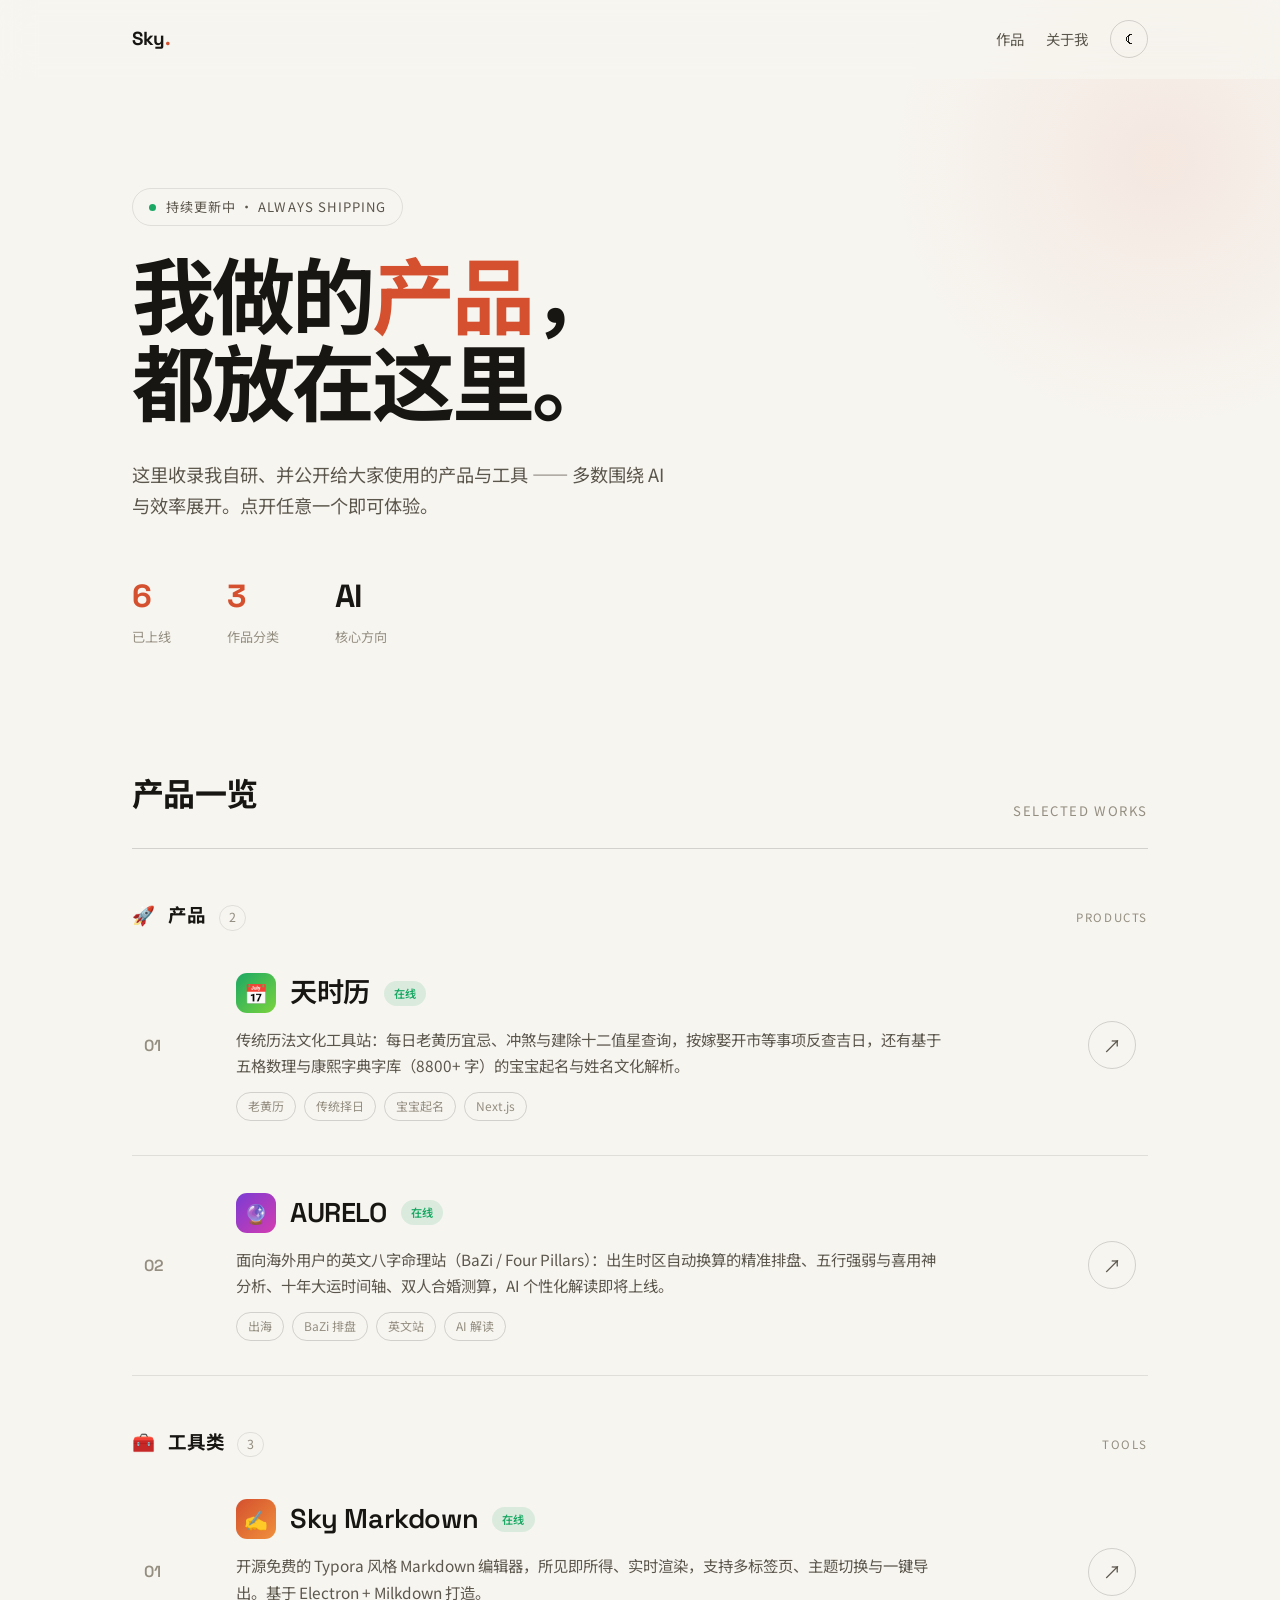
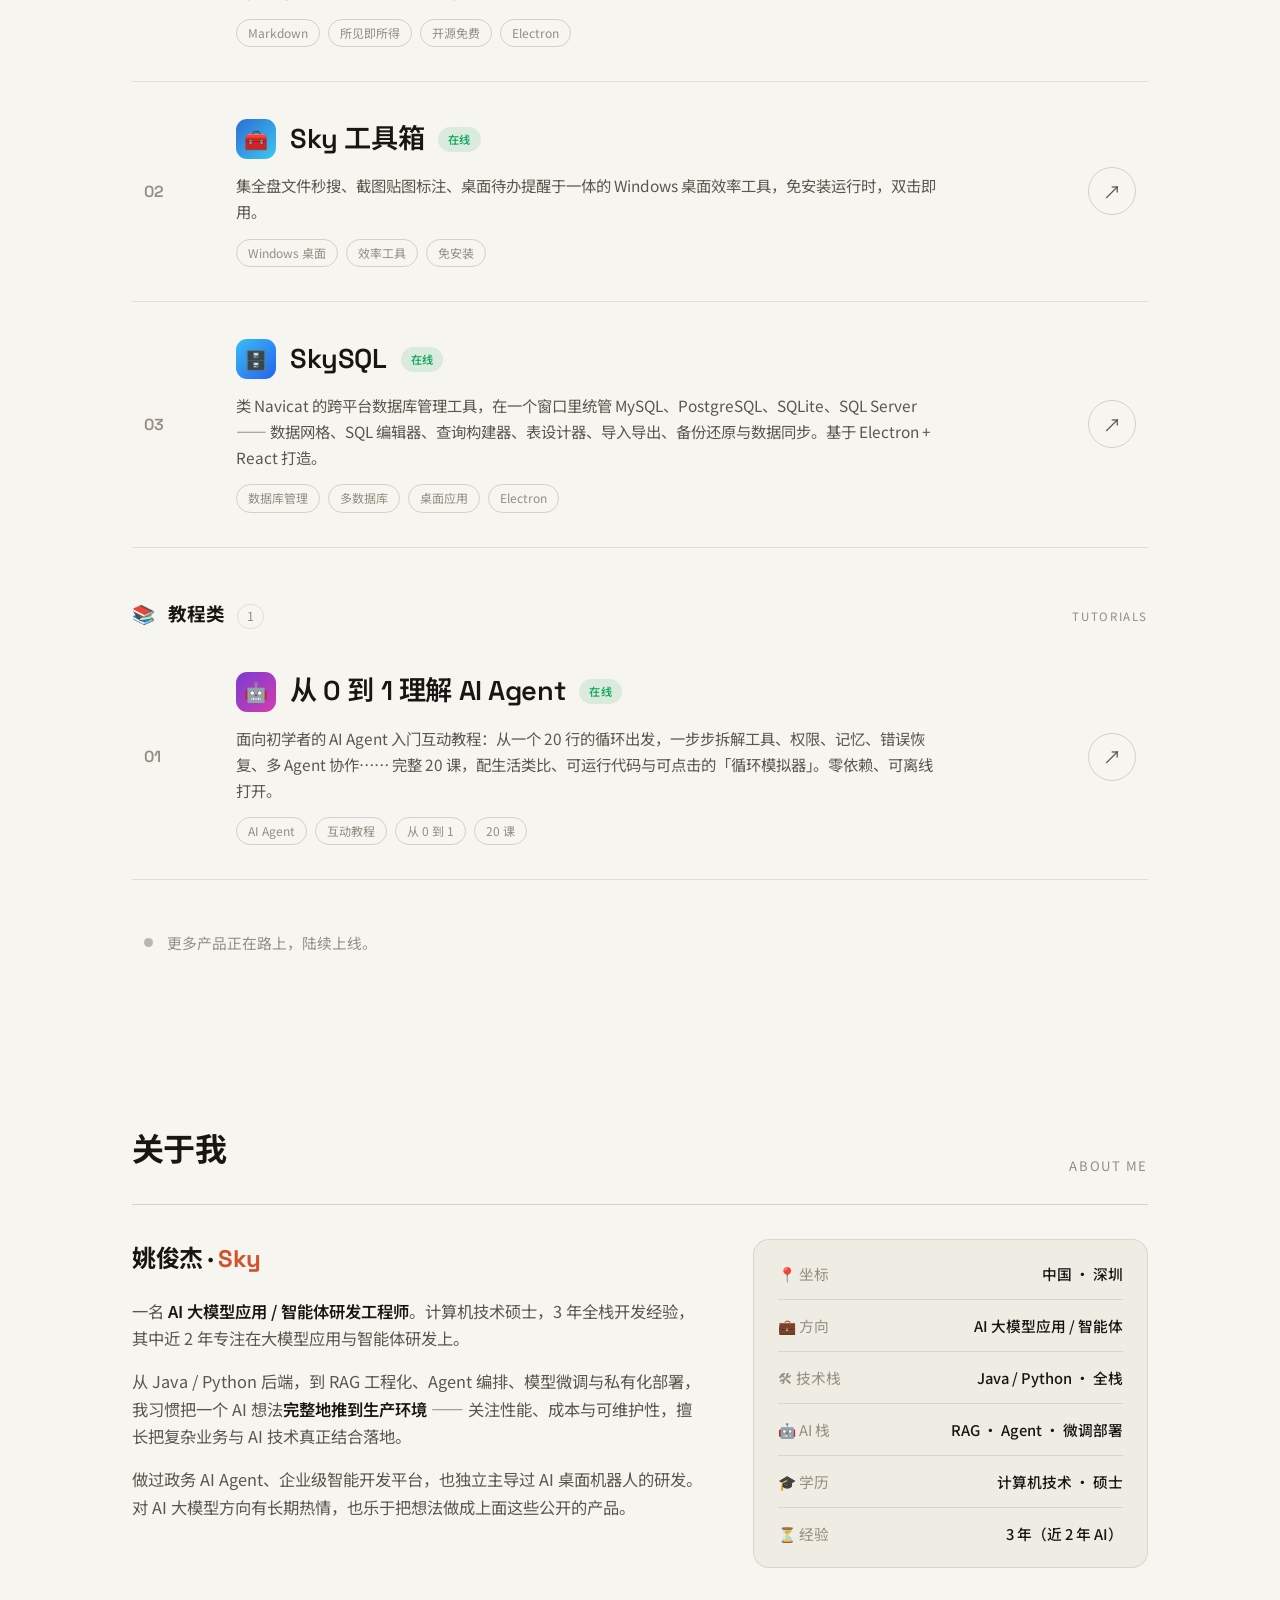
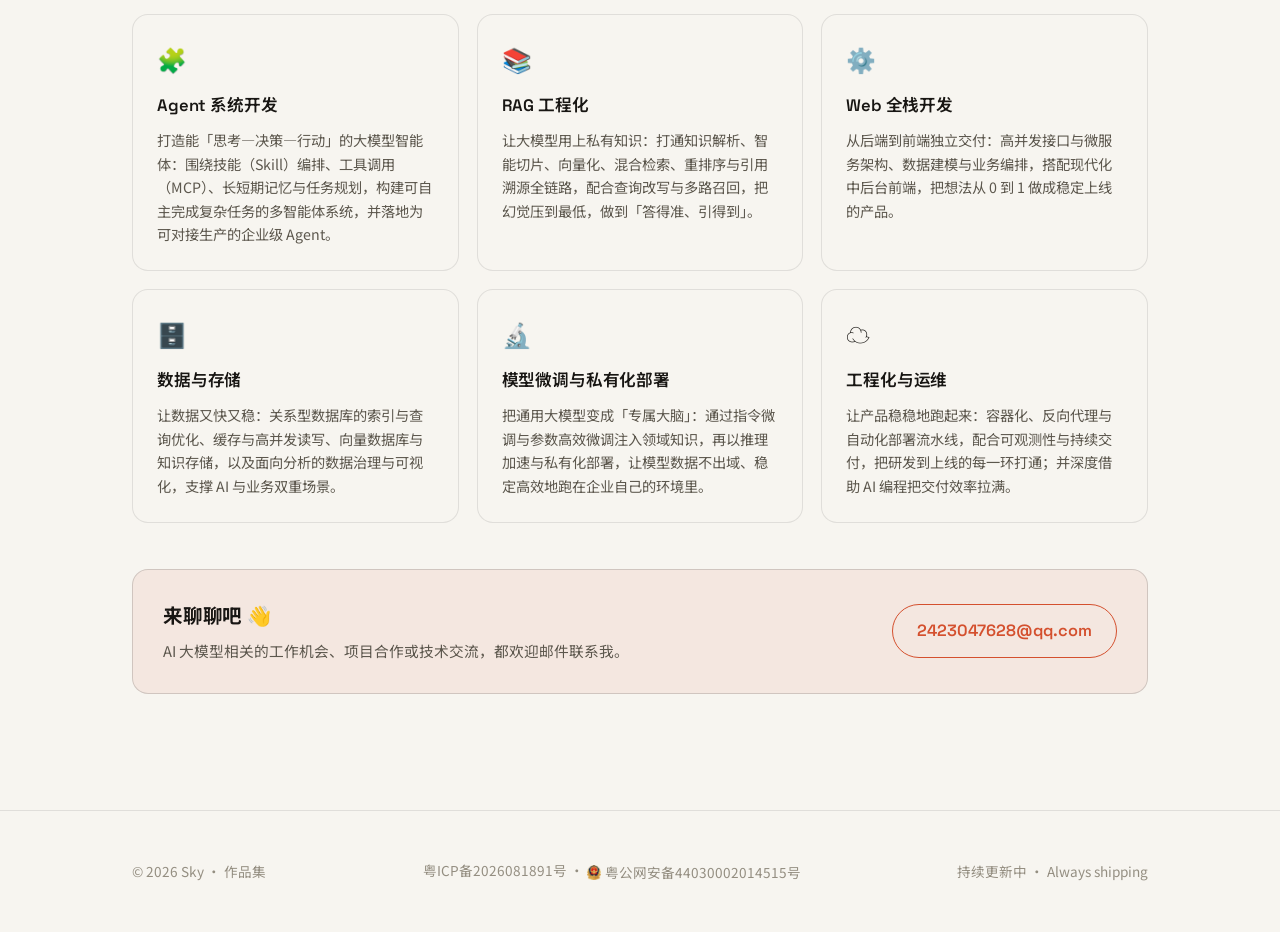
<file: showcase/index.html>
<!DOCTYPE html>
<html lang="zh-CN">
<head>
<meta charset="UTF-8">
<meta name="viewport" content="width=device-width, initial-scale=1.0">
<title>Sky · 作品集</title>
<meta name="description" content="Sky 的产品作品集 —— 自研的 AI 应用与桌面工具，持续更新。">
<link rel="icon" type="image/svg+xml" href="data:image/svg+xml,%3Csvg%20xmlns='http://www.w3.org/2000/svg'%20viewBox='0%200%20100%20100'%3E%3Crect%20width='100'%20height='100'%20rx='24'%20fill='%23d4502e'/%3E%3Ctext%20x='50'%20y='73'%20font-family='Arial,Helvetica,sans-serif'%20font-size='66'%20font-weight='700'%20fill='%23fff'%20text-anchor='middle'%3ES%3C/text%3E%3C/svg%3E">
<link rel="preconnect" href="https://fonts.googleapis.com">
<link rel="preconnect" href="https://fonts.gstatic.com" crossorigin>
<link href="https://fonts.googleapis.com/css2?family=Space+Grotesk:wght@400;500;600;700&family=Noto+Sans+SC:wght@300;400;500;700&display=swap" rel="stylesheet">
<style>
/* ============ 设计变量 ============ */
:root {
  --bg: #f7f5f0;
  --bg-soft: #efece4;
  --ink: #181613;
  --ink-soft: #5c574d;
  --ink-faint: #948e81;
  --accent: #d4502e;
  --accent-soft: rgba(212, 80, 46, .08);
  --line: rgba(24, 22, 19, .10);
  --line-strong: rgba(24, 22, 19, .16);
  --ok: #1ba864;
  --warn: #c98a14;
  --radius: 16px;
  --font-display: "Space Grotesk", "Noto Sans SC", sans-serif;
  --font-body: "Noto Sans SC", -apple-system, "PingFang SC", "Microsoft YaHei", sans-serif;
  --ease: cubic-bezier(.22, 1, .36, 1);
}
[data-theme="dark"] {
  --bg: #121110;
  --bg-soft: #1b1917;
  --ink: #f2eee6;
  --ink-soft: #b2aa9e;
  --ink-faint: #7c766b;
  --accent: #ff7a52;
  --accent-soft: rgba(255, 122, 82, .11);
  --line: rgba(242, 238, 230, .12);
  --line-strong: rgba(242, 238, 230, .20);
  --ok: #3ecf7a;
  --warn: #e0b052;
}

* { margin: 0; padding: 0; box-sizing: border-box; }
html { scroll-behavior: smooth; }
body {
  font-family: var(--font-body);
  background: var(--bg);
  color: var(--ink);
  line-height: 1.7;
  transition: background .5s var(--ease), color .5s var(--ease);
  -webkit-font-smoothing: antialiased;
  overflow-x: hidden;
}
::selection { background: var(--accent); color: #fff; }
a { color: inherit; text-decoration: none; }
.wrap { max-width: 1080px; margin: 0 auto; padding: 0 32px; }

/* ============ 顶部导航 ============ */
header {
  position: fixed; top: 0; left: 0; right: 0; z-index: 100;
  backdrop-filter: blur(16px); -webkit-backdrop-filter: blur(16px);
  background: color-mix(in srgb, var(--bg) 72%, transparent);
  border-bottom: 1px solid transparent; transition: border-color .4s var(--ease);
}
header.scrolled { border-bottom-color: var(--line); }
nav {
  max-width: 1080px; margin: 0 auto; padding: 20px 32px;
  display: flex; align-items: center; justify-content: space-between;
}
.logo { font-family: var(--font-display); font-weight: 700; font-size: 1.18rem; letter-spacing: -.02em; }
.logo em { color: var(--accent); font-style: normal; }
.nav-right { display: flex; gap: 22px; align-items: center; }
.nav-right a { color: var(--ink-soft); font-size: .9rem; transition: color .25s; }
.nav-right a:hover { color: var(--ink); }
.theme-btn {
  width: 38px; height: 38px; border-radius: 50%;
  border: 1px solid var(--line-strong); background: transparent;
  cursor: pointer; display: grid; place-items: center;
  color: var(--ink); font-size: 1rem; transition: all .3s var(--ease);
}
.theme-btn:hover { background: var(--bg-soft); transform: rotate(-18deg); }

/* ============ Hero ============ */
.hero { position: relative; padding: 188px 0 96px; }
.hero-glow {
  position: absolute; width: 560px; height: 560px; border-radius: 50%;
  background: radial-gradient(circle, var(--accent-soft) 0%, transparent 68%);
  top: -120px; right: -160px; pointer-events: none;
  animation: drift 16s ease-in-out infinite alternate;
}
@keyframes drift { from { transform: translate(0,0) scale(1); } to { transform: translate(-40px,50px) scale(1.12); } }
.hero-kicker {
  display: inline-flex; align-items: center; gap: 10px;
  font-size: .82rem; letter-spacing: .08em; text-transform: uppercase;
  color: var(--ink-soft); margin-bottom: 30px;
  border: 1px solid var(--line); border-radius: 999px; padding: 7px 16px;
}
.hero-kicker .dot {
  width: 7px; height: 7px; border-radius: 50%; background: var(--ok);
  box-shadow: 0 0 0 0 color-mix(in srgb, var(--ok) 50%, transparent); animation: pulse 2.4s infinite;
}
@keyframes pulse { 70% { box-shadow: 0 0 0 8px transparent; } }
.hero h1 {
  font-family: var(--font-display);
  font-size: clamp(2.6rem, 7vw, 5.2rem);
  line-height: 1.04; letter-spacing: -.035em; font-weight: 700; max-width: 12em;
}
.hero h1 .accent { color: var(--accent); }
.hero h1 .line { display: block; overflow: hidden; }
.hero h1 .line > span { display: block; animation: rise 1s var(--ease) both; }
.hero h1 .line:nth-child(2) > span { animation-delay: .08s; }
@keyframes rise { from { transform: translateY(105%); } to { transform: translateY(0); } }
.hero p.lede {
  margin-top: 30px; font-size: 1.14rem; color: var(--ink-soft); max-width: 30em;
  animation: fade 1s var(--ease) .35s both;
}
@keyframes fade { from { opacity: 0; transform: translateY(14px); } to { opacity: 1; transform: none; } }
.hero-stats {
  margin-top: 48px; display: flex; gap: 56px; flex-wrap: wrap;
  animation: fade 1s var(--ease) .5s both;
}
.stat .num { font-family: var(--font-display); font-size: 2rem; font-weight: 700; letter-spacing: -.02em; }
.stat .num em { color: var(--accent); font-style: normal; }
.stat .label { font-size: .82rem; color: var(--ink-faint); margin-top: 2px; }

/* ============ 作品区（编辑式索引列表）============ */
section.works { padding: 24px 0 120px; }
.section-head {
  display: flex; align-items: flex-end; justify-content: space-between;
  gap: 24px; padding-bottom: 26px; margin-bottom: 8px;
  border-bottom: 1px solid var(--line-strong);
}
.section-head .t { font-family: var(--font-display); font-size: clamp(1.5rem, 3.4vw, 2rem); letter-spacing: -.02em; font-weight: 700; }
.section-head .meta { font-size: .82rem; letter-spacing: .12em; color: var(--ink-faint); text-transform: uppercase; white-space: nowrap; }

/* 分类标题 */
.cat-row { display: flex; align-items: baseline; gap: 13px; margin: 50px 0 4px; }
.cat-row:first-of-type { margin-top: 22px; }
.cat-row .cat-ic { font-size: 1.15rem; }
.cat-row .cat-name { font-family: var(--font-display); font-size: 1.16rem; font-weight: 700; letter-spacing: -.01em; }
.cat-row .cat-count { font-size: .78rem; color: var(--ink-faint); border: 1px solid var(--line); border-radius: 999px; padding: 1px 9px; }
.cat-row .cat-meta { margin-left: auto; font-size: .72rem; letter-spacing: .14em; text-transform: uppercase; color: var(--ink-faint); white-space: nowrap; }

.project {
  position: relative; display: grid;
  grid-template-columns: 64px 1fr auto; align-items: center; gap: 28px;
  padding: 34px 12px; border-bottom: 1px solid var(--line);
  opacity: 0; transform: translateY(26px); transition: transform .7s var(--ease), opacity .7s var(--ease);
}
.project.in { opacity: 1; transform: none; }
.project::before {
  content: ""; position: absolute; left: 0; right: 0; top: 0; bottom: 0;
  background: var(--accent-soft); opacity: 0; transition: opacity .4s var(--ease);
  border-radius: var(--radius); z-index: -1;
}
.project.linked:hover::before { opacity: 1; }
.proj-num { font-family: var(--font-display); font-size: 1rem; font-weight: 600; color: var(--ink-faint); transition: color .3s; }
.project.linked:hover .proj-num { color: var(--accent); }

.proj-main { min-width: 0; }
.proj-headline { display: flex; align-items: center; gap: 14px; flex-wrap: wrap; }
.proj-icon {
  width: 40px; height: 40px; border-radius: 11px; display: grid; place-items: center;
  font-size: 1.2rem; flex-shrink: 0; color: #fff;
}
.ic-1 { background: linear-gradient(135deg, #d4502e, #f0903c); }
.ic-2 { background: linear-gradient(135deg, #2e6ed4, #3cc8f0); }
.ic-3 { background: linear-gradient(135deg, #1ba864, #7ad43c); }
.ic-4 { background: linear-gradient(135deg, #7a3cd4, #d43cb0); }
.ic-5 { background: linear-gradient(135deg, #38bdf8, #2563eb); }
.proj-name {
  font-family: var(--font-display); font-size: clamp(1.35rem, 2.6vw, 1.7rem);
  font-weight: 600; letter-spacing: -.015em;
  background: linear-gradient(var(--ink), var(--ink)) left bottom / 0 1.5px no-repeat;
  transition: background-size .4s var(--ease);
}
.project.linked:hover .proj-name { background-size: 100% 1.5px; }
.badge {
  font-size: .7rem; font-weight: 600; padding: 3px 10px; border-radius: 999px;
  letter-spacing: .03em; white-space: nowrap;
}
.badge.live { color: var(--ok); background: color-mix(in srgb, var(--ok) 13%, transparent); }
.badge.dev  { color: var(--warn); background: color-mix(in srgb, var(--warn) 15%, transparent); }
.proj-desc { color: var(--ink-soft); margin-top: 10px; font-size: .96rem; max-width: 46em; }
.tags { display: flex; gap: 8px; flex-wrap: wrap; margin-top: 14px; }
.tag { font-size: .75rem; padding: 3px 11px; border-radius: 999px; border: 1px solid var(--line-strong); color: var(--ink-faint); }

.proj-arrow {
  width: 48px; height: 48px; border-radius: 50%; flex-shrink: 0;
  border: 1px solid var(--line-strong); display: grid; place-items: center;
  font-size: 1.15rem; color: var(--ink-soft);
  transition: all .35s var(--ease);
}
.project.linked:hover .proj-arrow {
  background: var(--accent); border-color: var(--accent); color: #fff;
  transform: rotate(-45deg);
}
.proj-arrow.muted { opacity: .45; }

/* 占位 */
.coming {
  margin-top: 26px; display: flex; align-items: center; gap: 14px;
  padding: 24px 12px; color: var(--ink-faint); font-size: .92rem;
}
.coming .pulse { width: 9px; height: 9px; border-radius: 50%; background: var(--ink-faint); opacity: .6; }

/* ============ 关于我 ============ */
.reveal { opacity: 0; transform: translateY(22px); transition: opacity .7s var(--ease), transform .7s var(--ease); }
.reveal.in { opacity: 1; transform: none; }
section.about { padding: 24px 0 116px; }
.about-intro {
  margin: 34px 0 8px; display: grid; grid-template-columns: 1.45fr 1fr; gap: 48px; align-items: start;
}
.about-lede .name { font-family: var(--font-display); font-size: 1.5rem; font-weight: 700; letter-spacing: -.02em; margin-bottom: 18px; }
.about-lede .name em { color: var(--accent); font-style: normal; }
.about-lede p { color: var(--ink-soft); font-size: 1.02rem; margin-bottom: 15px; max-width: 36em; }
.about-lede strong { color: var(--ink); font-weight: 600; }
.about-facts { border: 1px solid var(--line); border-radius: var(--radius); padding: 8px 24px; background: var(--bg-soft); }
.about-facts .fact { display: flex; justify-content: space-between; gap: 14px; padding: 13px 0; border-bottom: 1px solid var(--line); font-size: .92rem; }
.about-facts .fact:last-child { border-bottom: 0; }
.about-facts .fact span:first-child { color: var(--ink-faint); }
.about-facts .fact span:last-child { color: var(--ink); font-weight: 500; text-align: right; }

.skill-grid { margin-top: 46px; display: grid; grid-template-columns: repeat(3, 1fr); gap: 18px; }
.skill-card {
  border: 1px solid var(--line); border-radius: var(--radius); padding: 24px; background: var(--bg);
  transition: border-color .3s var(--ease), transform .3s var(--ease);
}
.skill-card:hover { border-color: var(--accent); transform: translateY(-3px); }
.skill-card .ico { font-size: 1.5rem; margin-bottom: 12px; }
.skill-card h3 { font-family: var(--font-display); font-size: 1.04rem; font-weight: 600; margin-bottom: 8px; letter-spacing: -.01em; }
.skill-card p { color: var(--ink-soft); font-size: .89rem; line-height: 1.66; }

.about-contact {
  margin-top: 46px; display: flex; align-items: center; justify-content: space-between; gap: 22px; flex-wrap: wrap;
  padding: 30px; border: 1px solid var(--line-strong); border-radius: var(--radius); background: var(--accent-soft);
}
.about-contact .ct-text h3 { font-family: var(--font-display); font-size: 1.22rem; font-weight: 700; letter-spacing: -.01em; }
.about-contact .ct-text p { color: var(--ink-soft); font-size: .92rem; margin-top: 5px; }
.about-contact .ct-mail {
  font-family: var(--font-display); font-weight: 600; font-size: 1.02rem; color: var(--accent);
  border: 1px solid var(--accent); padding: 12px 24px; border-radius: 999px; white-space: nowrap;
  transition: background .3s var(--ease), color .3s var(--ease);
}
.about-contact .ct-mail:hover { background: var(--accent); color: #fff; }

/* ============ 页脚 ============ */
footer {
  padding: 48px 0; display: flex; align-items: center; justify-content: space-between;
  gap: 16px; flex-wrap: wrap; color: var(--ink-faint); font-size: .85rem;
  border-top: 1px solid var(--line);
}
footer a:hover { color: var(--ink); }

/* ============ 响应式 ============ */
@media (max-width: 720px) {
  .hero { padding-top: 150px; }
  .project { grid-template-columns: 1fr auto; gap: 18px; padding: 28px 4px; }
  .proj-num { display: none; }
  .proj-arrow { width: 42px; height: 42px; }
  .hero-stats { gap: 36px; }
  .about-intro { grid-template-columns: 1fr; gap: 30px; }
  .skill-grid { grid-template-columns: 1fr; }
  .about-contact { flex-direction: column; align-items: flex-start; }
}
@media (prefers-reduced-motion: reduce) {
  *, *::before, *::after { animation: none !important; transition: none !important; }
  html { scroll-behavior: auto; }
  .project, .reveal { opacity: 1; transform: none; }
  .hero h1 .line > span { transform: none; }
}
</style>
</head>
<body>

<header id="header">
  <nav>
    <a class="logo" href="#top">Sky<em>.</em></a>
    <div class="nav-right">
      <a href="#works">作品</a>
      <a href="#about">关于我</a>
      <button class="theme-btn" id="themeBtn" aria-label="切换深浅色模式" title="切换深浅色模式">☾</button>
    </div>
  </nav>
</header>

<!-- ============ Hero ============ -->
<section class="hero" id="top">
  <div class="hero-glow"></div>
  <div class="wrap">
    <div class="hero-kicker"><span class="dot"></span> 持续更新中 · Always shipping</div>
    <h1>
      <span class="line"><span>我做的<span class="accent">产品</span>，</span></span>
      <span class="line"><span>都放在这里。</span></span>
    </h1>
    <p class="lede">
      这里收录我自研、并公开给大家使用的产品与工具 —— 多数围绕 AI 与效率展开。点开任意一个即可体验。
    </p>
    <div class="hero-stats">
      <div class="stat"><div class="num"><em>6</em></div><div class="label">已上线</div></div>
      <div class="stat"><div class="num"><em>3</em></div><div class="label">作品分类</div></div>
      <div class="stat"><div class="num">AI</div><div class="label">核心方向</div></div>
    </div>
  </div>
</section>

<!-- ============ 作品 ============ -->
<section class="works" id="works">
  <div class="wrap">
    <div class="section-head">
      <div class="t">产品一览</div>
      <div class="meta">Selected Works</div>
    </div>

    <!-- ============================================================
         作品按类别分组。新增作品：在对应分类下复制一个
         <a class="project linked"> 块，改内容、把 href 换成真实地址即可。
         ============================================================ -->

    <!-- ▼▼▼ 产品 ▼▼▼ -->
    <div class="cat-row">
      <span class="cat-ic">🚀</span>
      <span class="cat-name">产品</span>
      <span class="cat-count">2</span>
      <span class="cat-meta">Products</span>
    </div>

    <!-- 产品 01 · 天时历 -->
    <a class="project linked" href="/fortune-cn">
      <div class="proj-num">01</div>
      <div class="proj-main">
        <div class="proj-headline">
          <div class="proj-icon ic-3">📅</div>
          <span class="proj-name">天时历</span>
          <span class="badge live">在线</span>
        </div>
        <p class="proj-desc">传统历法文化工具站：每日老黄历宜忌、冲煞与建除十二值星查询，按嫁娶开市等事项反查吉日，还有基于五格数理与康熙字典字库（8800+ 字）的宝宝起名与姓名文化解析。</p>
        <div class="tags">
          <span class="tag">老黄历</span><span class="tag">传统择日</span><span class="tag">宝宝起名</span><span class="tag">Next.js</span>
        </div>
      </div>
      <div class="proj-arrow">↗</div>
    </a>

    <!-- 产品 02 · AURELO -->
    <a class="project linked" href="/fortune">
      <div class="proj-num">02</div>
      <div class="proj-main">
        <div class="proj-headline">
          <div class="proj-icon ic-4">🔮</div>
          <span class="proj-name">AURELO</span>
          <span class="badge live">在线</span>
        </div>
        <p class="proj-desc">面向海外用户的英文八字命理站（BaZi / Four Pillars）：出生时区自动换算的精准排盘、五行强弱与喜用神分析、十年大运时间轴、双人合婚测算，AI 个性化解读即将上线。</p>
        <div class="tags">
          <span class="tag">出海</span><span class="tag">BaZi 排盘</span><span class="tag">英文站</span><span class="tag">AI 解读</span>
        </div>
      </div>
      <div class="proj-arrow">↗</div>
    </a>

    <!-- ▼▼▼ 工具类 ▼▼▼ -->
    <div class="cat-row">
      <span class="cat-ic">🧰</span>
      <span class="cat-name">工具类</span>
      <span class="cat-count">3</span>
      <span class="cat-meta">Tools</span>
    </div>

    <!-- 工具 01 · Sky Markdown -->
    <a class="project linked" href="/sky-md/">
      <div class="proj-num">01</div>
      <div class="proj-main">
        <div class="proj-headline">
          <div class="proj-icon ic-1">✍️</div>
          <span class="proj-name">Sky Markdown</span>
          <span class="badge live">在线</span>
        </div>
        <p class="proj-desc">开源免费的 Typora 风格 Markdown 编辑器，所见即所得、实时渲染，支持多标签页、主题切换与一键导出。基于 Electron + Milkdown 打造。</p>
        <div class="tags">
          <span class="tag">Markdown</span><span class="tag">所见即所得</span><span class="tag">开源免费</span><span class="tag">Electron</span>
        </div>
      </div>
      <div class="proj-arrow">↗</div>
    </a>

    <!-- 工具 02 · Sky 工具箱 -->
    <a class="project linked" href="/sky-tool/">
      <div class="proj-num">02</div>
      <div class="proj-main">
        <div class="proj-headline">
          <div class="proj-icon ic-2">🧰</div>
          <span class="proj-name">Sky 工具箱</span>
          <span class="badge live">在线</span>
        </div>
        <p class="proj-desc">集全盘文件秒搜、截图贴图标注、桌面待办提醒于一体的 Windows 桌面效率工具，免安装运行时，双击即用。</p>
        <div class="tags">
          <span class="tag">Windows 桌面</span><span class="tag">效率工具</span><span class="tag">免安装</span>
        </div>
      </div>
      <div class="proj-arrow">↗</div>
    </a>

    <!-- 工具 03 · SkySQL -->
    <a class="project linked" href="/sky-sql/">
      <div class="proj-num">03</div>
      <div class="proj-main">
        <div class="proj-headline">
          <div class="proj-icon ic-5">🗄️</div>
          <span class="proj-name">SkySQL</span>
          <span class="badge live">在线</span>
        </div>
        <p class="proj-desc">类 Navicat 的跨平台数据库管理工具，在一个窗口里统管 MySQL、PostgreSQL、SQLite、SQL Server —— 数据网格、SQL 编辑器、查询构建器、表设计器、导入导出、备份还原与数据同步。基于 Electron + React 打造。</p>
        <div class="tags">
          <span class="tag">数据库管理</span><span class="tag">多数据库</span><span class="tag">桌面应用</span><span class="tag">Electron</span>
        </div>
      </div>
      <div class="proj-arrow">↗</div>
    </a>

    <!-- ▼▼▼ 教程类 ▼▼▼ -->
    <div class="cat-row">
      <span class="cat-ic">📚</span>
      <span class="cat-name">教程类</span>
      <span class="cat-count">1</span>
      <span class="cat-meta">Tutorials</span>
    </div>

    <!-- 教程 01 · 从 0 到 1 理解 AI Agent -->
    <a class="project linked" href="/learn-agent/">
      <div class="proj-num">01</div>
      <div class="proj-main">
        <div class="proj-headline">
          <div class="proj-icon ic-4">🤖</div>
          <span class="proj-name">从 0 到 1 理解 AI Agent</span>
          <span class="badge live">在线</span>
        </div>
        <p class="proj-desc">面向初学者的 AI Agent 入门互动教程：从一个 20 行的循环出发，一步步拆解工具、权限、记忆、错误恢复、多 Agent 协作…… 完整 20 课，配生活类比、可运行代码与可点击的「循环模拟器」。零依赖、可离线打开。</p>
        <div class="tags">
          <span class="tag">AI Agent</span><span class="tag">互动教程</span><span class="tag">从 0 到 1</span><span class="tag">20 课</span>
        </div>
      </div>
      <div class="proj-arrow">↗</div>
    </a>

    <!-- ▼▼▼ 开发中（暂时隐藏，上线后取消注释即可恢复）▼▼▼

    <a class="project linked" href="#" aria-disabled="true">
      <div class="proj-num">04</div>
      <div class="proj-main">
        <div class="proj-headline">
          <div class="proj-icon ic-3">📚</div>
          <span class="proj-name">AI 知识库</span>
          <span class="badge dev">开发中</span>
        </div>
        <p class="proj-desc">上传文档即可对话问答的智能知识库。基于 RAG 全链路（解析 → 切片 → 向量化 → 混合检索 → 重排序），让资料「问得到、答得准」。</p>
        <div class="tags">
          <span class="tag">RAG</span><span class="tag">向量检索</span><span class="tag">大模型问答</span>
        </div>
      </div>
      <div class="proj-arrow muted">→</div>
    </a>

    <a class="project linked" href="#" aria-disabled="true">
      <div class="proj-num">05</div>
      <div class="proj-main">
        <div class="proj-headline">
          <div class="proj-icon ic-4">📈</div>
          <span class="proj-name">看盘神器</span>
          <span class="badge dev">开发中</span>
        </div>
        <p class="proj-desc">股票 / 虚拟货币实时看盘工具，聚合行情数据与关键指标，支持自定义关注列表与提醒，帮你一眼看清市场。</p>
        <div class="tags">
          <span class="tag">实时行情</span><span class="tag">数据可视化</span><span class="tag">提醒</span>
        </div>
      </div>
      <div class="proj-arrow muted">→</div>
    </a>

    ▲▲▲ 开发中到此为止 ▲▲▲ -->

    <div class="coming"><span class="pulse"></span> 更多产品正在路上，陆续上线。</div>
  </div>
</section>

<!-- ============ 关于我 ============ -->
<section class="about" id="about">
  <div class="wrap">
    <div class="section-head">
      <div class="t">关于我</div>
      <div class="meta">About Me</div>
    </div>

    <div class="about-intro">
      <div class="about-lede reveal">
        <div class="name">姚俊杰 · <em>Sky</em></div>
        <p>一名 <strong>AI 大模型应用 / 智能体研发工程师</strong>。计算机技术硕士，3 年全栈开发经验，其中近 2 年专注在大模型应用与智能体研发上。</p>
        <p>从 Java / Python 后端，到 RAG 工程化、Agent 编排、模型微调与私有化部署，我习惯把一个 AI 想法<strong>完整地推到生产环境</strong> —— 关注性能、成本与可维护性，擅长把复杂业务与 AI 技术真正结合落地。</p>
        <p>做过政务 AI Agent、企业级智能开发平台，也独立主导过 AI 桌面机器人的研发。对 AI 大模型方向有长期热情，也乐于把想法做成上面这些公开的产品。</p>
      </div>
      <aside class="about-facts reveal">
        <div class="fact"><span>📍 坐标</span><span>中国 · 深圳</span></div>
        <div class="fact"><span>💼 方向</span><span>AI 大模型应用 / 智能体</span></div>
        <div class="fact"><span>🛠 技术栈</span><span>Java / Python · 全栈</span></div>
        <div class="fact"><span>🤖 AI 栈</span><span>RAG · Agent · 微调部署</span></div>
        <div class="fact"><span>🎓 学历</span><span>计算机技术 · 硕士</span></div>
        <div class="fact"><span>⏳ 经验</span><span>3 年（近 2 年 AI）</span></div>
      </aside>
    </div>

    <div class="skill-grid">
      <div class="skill-card reveal">
        <div class="ico">🧩</div>
        <h3>Agent 系统开发</h3>
        <p>打造能「思考—决策—行动」的大模型智能体：围绕技能（Skill）编排、工具调用（MCP）、长短期记忆与任务规划，构建可自主完成复杂任务的多智能体系统，并落地为可对接生产的企业级 Agent。</p>
      </div>
      <div class="skill-card reveal">
        <div class="ico">📚</div>
        <h3>RAG 工程化</h3>
        <p>让大模型用上私有知识：打通知识解析、智能切片、向量化、混合检索、重排序与引用溯源全链路，配合查询改写与多路召回，把幻觉压到最低，做到「答得准、引得到」。</p>
      </div>
      <div class="skill-card reveal">
        <div class="ico">⚙️</div>
        <h3>Web 全栈开发</h3>
        <p>从后端到前端独立交付：高并发接口与微服务架构、数据建模与业务编排，搭配现代化中后台前端，把想法从 0 到 1 做成稳定上线的产品。</p>
      </div>
      <div class="skill-card reveal">
        <div class="ico">🗄️</div>
        <h3>数据与存储</h3>
        <p>让数据又快又稳：关系型数据库的索引与查询优化、缓存与高并发读写、向量数据库与知识存储，以及面向分析的数据治理与可视化，支撑 AI 与业务双重场景。</p>
      </div>
      <div class="skill-card reveal">
        <div class="ico">🔬</div>
        <h3>模型微调与私有化部署</h3>
        <p>把通用大模型变成「专属大脑」：通过指令微调与参数高效微调注入领域知识，再以推理加速与私有化部署，让模型数据不出域、稳定高效地跑在企业自己的环境里。</p>
      </div>
      <div class="skill-card reveal">
        <div class="ico">☁️</div>
        <h3>工程化与运维</h3>
        <p>让产品稳稳地跑起来：容器化、反向代理与自动化部署流水线，配合可观测性与持续交付，把研发到上线的每一环打通；并深度借助 AI 编程把交付效率拉满。</p>
      </div>
    </div>

    <div class="about-contact reveal">
      <div class="ct-text">
        <h3>来聊聊吧 👋</h3>
        <p>AI 大模型相关的工作机会、项目合作或技术交流，都欢迎邮件联系我。</p>
      </div>
      <a class="ct-mail" href="mailto:2423047628@qq.com">2423047628@qq.com</a>
    </div>
  </div>
</section>

<footer>
  <div class="wrap" style="display:flex;align-items:center;justify-content:space-between;gap:16px;flex-wrap:wrap;width:100%;">
    <span>© 2026 Sky · 作品集</span>
    <span><a href="https://beian.miit.gov.cn/" target="_blank" rel="noreferrer">粤ICP备2026081891号</a> · <a href="https://beian.mps.gov.cn/#/query/webSearch?code=44030002014515" target="_blank" rel="noreferrer" style="display:inline-flex;align-items:center;gap:4px;vertical-align:middle;"><img src="beian-gongan.png" alt="公安备案图标" width="14" height="15" style="display:inline-block;">粤公网安备44030002014515号</a></span>
    <span>持续更新中 · Always shipping</span>
  </div>
</footer>

<script>
// 深浅色模式
const themeBtn = document.getElementById('themeBtn');
const root = document.documentElement;
const saved = localStorage.getItem('theme');
const prefersDark = window.matchMedia('(prefers-color-scheme: dark)').matches;
function applyTheme(t) {
  root.setAttribute('data-theme', t);
  themeBtn.textContent = t === 'dark' ? '☀' : '☾';
}
applyTheme(saved || (prefersDark ? 'dark' : 'light'));
themeBtn.addEventListener('click', () => {
  const next = root.getAttribute('data-theme') === 'dark' ? 'light' : 'dark';
  applyTheme(next);
  localStorage.setItem('theme', next);
});

// 导航栏滚动描边
const header = document.getElementById('header');
window.addEventListener('scroll', () => {
  header.classList.toggle('scrolled', window.scrollY > 10);
}, { passive: true });

// 项目逐行浮现
const io = new IntersectionObserver(entries => {
  entries.forEach(e => {
    if (e.isIntersecting) { e.target.classList.add('in'); io.unobserve(e.target); }
  });
}, { threshold: 0.15 });
document.querySelectorAll('.project, .reveal').forEach(el => io.observe(el));

// 开发中卡片：阻止跳转
document.querySelectorAll('a[aria-disabled="true"]').forEach(a => {
  a.addEventListener('click', e => e.preventDefault());
});
</script>
</body>
</html>
</file>
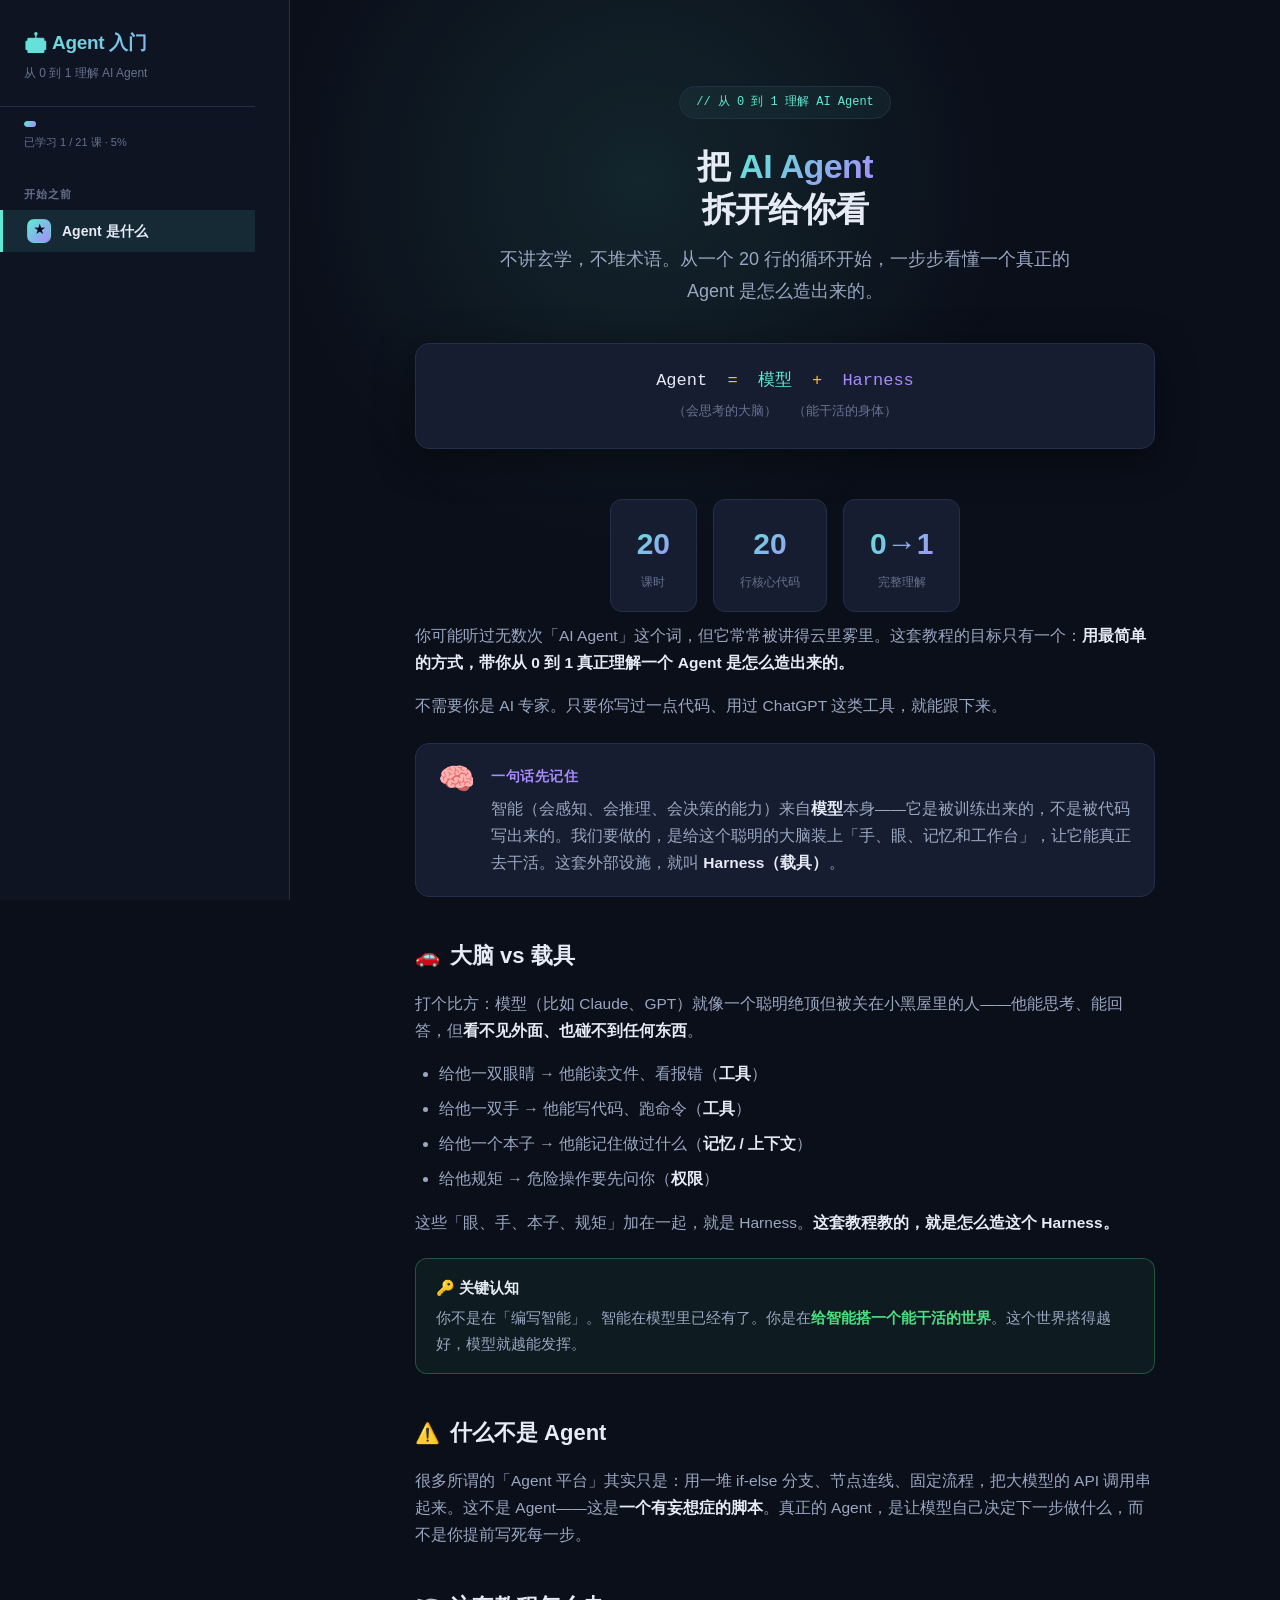
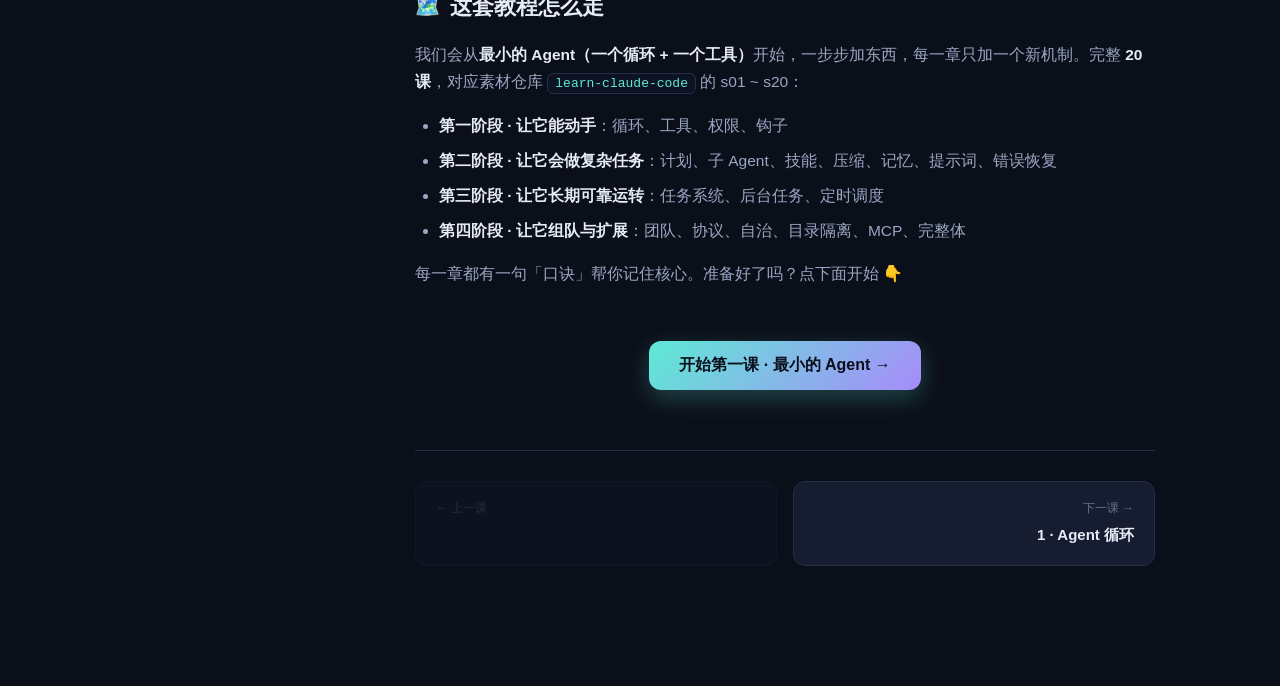
<file: showcase/learn-agent/index.html>
<!DOCTYPE html>
<html lang="zh-CN">
<head>
  <meta charset="UTF-8">
  <meta name="viewport" content="width=device-width, initial-scale=1.0">
  <title>从 0 到 1 理解 AI Agent · 互动教程</title>
  <meta name="description" content="不讲玄学，不堆术语。从一个 20 行的循环开始，一步步看懂一个真正的 AI Agent 是怎么造出来的。">
  <link rel="stylesheet" href="assets/style.css">
  <link rel="icon" href="data:image/svg+xml,<svg xmlns='http://www.w3.org/2000/svg' viewBox='0 0 100 100'><text y='.9em' font-size='90'>🤖</text></svg>">
</head>
<body>
  <button class="menu-toggle" id="menuToggle">☰</button>
  <div class="overlay" id="overlay"></div>

  <div class="layout">
    <!-- 侧边栏 -->
    <aside class="sidebar" id="sidebar">
      <div class="brand">
        <h1>🤖 Agent 入门</h1>
        <p>从 0 到 1 理解 AI Agent</p>
      </div>
      <div class="progress-wrap">
        <div class="progress-bar"><div class="progress-fill" id="progressFill"></div></div>
        <div class="progress-label" id="progressLabel">已学习 0 / 0 课</div>
      </div>
      <nav id="nav"></nav>
    </aside>

    <!-- 正文 -->
    <main class="main">
      <div class="content" id="content"></div>
    </main>
  </div>

  <script src="assets/lessons.js"></script>
  <script src="assets/app.js"></script>
</body>
</html>
</file>
<file: showcase/learn-agent/assets/style.css>
/* ===== Agent 入门教程 — 样式 ===== */

:root {
  --bg:        #0b0f1a;
  --bg-soft:   #121829;
  --bg-card:   #161d31;
  --bg-code:   #0d1322;
  --border:    #243049;
  --text:      #e6ebf5;
  --text-dim:  #9aa7c2;
  --text-mute: #66728f;
  --accent:    #5eead4;  /* teal */
  --accent2:   #a78bfa;  /* purple */
  --accent3:   #fbbf24;  /* amber */
  --green:     #4ade80;
  --red:       #f87171;
  --blue:      #60a5fa;
  --grad: linear-gradient(135deg, #5eead4 0%, #a78bfa 100%);
  --shadow: 0 10px 40px rgba(0,0,0,.45);
  --mono: "JetBrains Mono", "SF Mono", "Cascadia Code", Consolas, "Courier New", monospace;
  --sans: -apple-system, BlinkMacSystemFont, "Segoe UI", "PingFang SC", "Microsoft YaHei", Roboto, sans-serif;
}

* { box-sizing: border-box; margin: 0; padding: 0; }

html { scroll-behavior: smooth; }

body {
  font-family: var(--sans);
  background: var(--bg);
  color: var(--text);
  line-height: 1.75;
  -webkit-font-smoothing: antialiased;
  overflow-x: hidden;
}

/* ===== Background glow ===== */
body::before {
  content: "";
  position: fixed;
  top: -30%; left: 50%;
  width: 900px; height: 900px;
  transform: translateX(-50%);
  background: radial-gradient(circle, rgba(94,234,212,.10), transparent 60%);
  pointer-events: none; z-index: 0;
}

/* ===== Layout ===== */
.layout { display: flex; min-height: 100vh; position: relative; z-index: 1; }

/* ===== Sidebar ===== */
.sidebar {
  width: 290px;
  flex-shrink: 0;
  background: rgba(18,24,41,.7);
  backdrop-filter: blur(12px);
  border-right: 1px solid var(--border);
  height: 100vh;
  position: sticky;
  top: 0;
  overflow-y: auto;
  padding: 26px 0 40px;
}
.sidebar::-webkit-scrollbar { width: 8px; }
.sidebar::-webkit-scrollbar-thumb { background: var(--border); border-radius: 8px; }

.brand {
  padding: 0 24px 22px;
  border-bottom: 1px solid var(--border);
  margin-bottom: 14px;
  cursor: pointer;
}
.brand h1 {
  font-size: 19px;
  font-weight: 800;
  letter-spacing: -.3px;
  background: var(--grad);
  -webkit-background-clip: text;
  background-clip: text;
  color: transparent;
}
.brand p { font-size: 12px; color: var(--text-mute); margin-top: 4px; }

.progress-wrap { padding: 0 24px 16px; }
.progress-bar { height: 6px; background: var(--bg-code); border-radius: 6px; overflow: hidden; }
.progress-fill { height: 100%; width: 0; background: var(--grad); transition: width .4s ease; border-radius: 6px; }
.progress-label { font-size: 11px; color: var(--text-mute); margin-top: 6px; }

.nav-group-title {
  font-size: 11px;
  text-transform: uppercase;
  letter-spacing: 1px;
  color: var(--text-mute);
  padding: 16px 24px 6px;
  font-weight: 700;
}

.nav-item {
  display: flex;
  align-items: center;
  gap: 11px;
  padding: 9px 24px;
  cursor: pointer;
  color: var(--text-dim);
  font-size: 14px;
  border-left: 3px solid transparent;
  transition: all .15s ease;
}
.nav-item:hover { background: rgba(94,234,212,.06); color: var(--text); }
.nav-item.active {
  background: rgba(94,234,212,.10);
  border-left-color: var(--accent);
  color: var(--text);
  font-weight: 600;
}
.nav-num {
  width: 24px; height: 24px;
  flex-shrink: 0;
  border-radius: 7px;
  background: var(--bg-code);
  border: 1px solid var(--border);
  display: grid; place-items: center;
  font-family: var(--mono);
  font-size: 11px;
  color: var(--text-mute);
}
.nav-item.active .nav-num { background: var(--grad); color: #0b0f1a; border-color: transparent; font-weight: 700; }
.nav-item.done .nav-num::after { content: "✓"; }
.nav-item.done .nav-num { color: var(--green); }

/* ===== Main ===== */
.main { flex: 1; min-width: 0; }
.content { max-width: 820px; margin: 0 auto; padding: 56px 40px 120px; }

/* ===== Hero (lesson 0) ===== */
.hero { text-align: center; padding: 30px 0 10px; }
.hero .eyebrow {
  display: inline-block;
  font-family: var(--mono);
  font-size: 12px;
  color: var(--accent);
  border: 1px solid var(--border);
  border-radius: 30px;
  padding: 5px 16px;
  margin-bottom: 26px;
  background: rgba(94,234,212,.05);
}
.hero h1 {
  font-size: 46px;
  line-height: 1.18;
  font-weight: 800;
  letter-spacing: -1px;
  margin-bottom: 20px;
}
.hero h1 .g { background: var(--grad); -webkit-background-clip: text; background-clip: text; color: transparent; }
.hero .lead { font-size: 18px; color: var(--text-dim); max-width: 620px; margin: 0 auto 36px; }

.formula {
  font-family: var(--mono);
  font-size: 17px;
  background: var(--bg-card);
  border: 1px solid var(--border);
  border-radius: 14px;
  padding: 22px;
  margin: 30px 0;
  box-shadow: var(--shadow);
}
.formula .plus { color: var(--accent3); margin: 0 10px; }
.formula .model { color: var(--accent); }
.formula .harness { color: var(--accent2); }

.cta {
  display: inline-flex;
  align-items: center;
  gap: 9px;
  background: var(--grad);
  color: #0b0f1a;
  font-weight: 700;
  font-size: 16px;
  padding: 14px 30px;
  border-radius: 12px;
  border: none;
  cursor: pointer;
  margin-top: 14px;
  transition: transform .15s ease, box-shadow .15s ease;
  box-shadow: 0 8px 24px rgba(94,234,212,.25);
}
.cta:hover { transform: translateY(-2px); box-shadow: 0 12px 30px rgba(94,234,212,.4); }

.hero-stats { display: flex; gap: 16px; justify-content: center; margin-top: 50px; flex-wrap: wrap; }
.hero-stat { background: var(--bg-card); border: 1px solid var(--border); border-radius: 12px; padding: 18px 26px; }
.hero-stat .n { font-size: 30px; font-weight: 800; background: var(--grad); -webkit-background-clip: text; background-clip: text; color: transparent; }
.hero-stat .l { font-size: 12px; color: var(--text-mute); margin-top: 2px; }

/* ===== Lesson header ===== */
.lesson-meta { display: flex; align-items: center; gap: 12px; margin-bottom: 18px; }
.chip {
  font-family: var(--mono);
  font-size: 12px;
  padding: 4px 12px;
  border-radius: 20px;
  background: rgba(167,139,250,.12);
  color: var(--accent2);
  border: 1px solid rgba(167,139,250,.25);
}
.chip.stage { background: rgba(94,234,212,.10); color: var(--accent); border-color: rgba(94,234,212,.25); }

.lesson h1 { font-size: 34px; font-weight: 800; letter-spacing: -.6px; margin-bottom: 14px; line-height: 1.25; }

.aphorism {
  border-left: 3px solid var(--accent3);
  background: linear-gradient(90deg, rgba(251,191,36,.08), transparent);
  padding: 14px 20px;
  border-radius: 0 10px 10px 0;
  margin: 0 0 32px;
  font-size: 16px;
  color: var(--text);
}
.aphorism .q { color: var(--accent3); font-weight: 600; font-style: italic; }

/* ===== Content blocks ===== */
.lesson h2 {
  font-size: 22px;
  font-weight: 700;
  margin: 40px 0 14px;
  display: flex; align-items: center; gap: 10px;
}
.lesson h2 .ic { font-size: 20px; }
.lesson h3 { font-size: 17px; font-weight: 700; margin: 26px 0 10px; color: var(--accent); }
.lesson p { color: var(--text-dim); margin-bottom: 16px; font-size: 15.5px; }
.lesson p strong { color: var(--text); font-weight: 600; }
.lesson ul, .lesson ol { color: var(--text-dim); margin: 0 0 16px; padding-left: 24px; }
.lesson li { margin-bottom: 8px; font-size: 15.5px; }
.lesson li strong { color: var(--text); }
.lesson code:not(pre code) {
  font-family: var(--mono);
  font-size: 13px;
  background: var(--bg-code);
  border: 1px solid var(--border);
  padding: 2px 7px;
  border-radius: 6px;
  color: var(--accent);
}

/* analogy box */
.analogy {
  display: flex; gap: 16px;
  background: var(--bg-card);
  border: 1px solid var(--border);
  border-radius: 14px;
  padding: 20px 22px;
  margin: 24px 0;
}
.analogy .emoji { font-size: 30px; line-height: 1; }
.analogy .body h4 { font-size: 14px; color: var(--accent2); margin-bottom: 6px; text-transform: uppercase; letter-spacing: .5px; }
.analogy .body p { margin: 0; color: var(--text-dim); }

/* callout */
.callout {
  border-radius: 12px;
  padding: 16px 20px;
  margin: 22px 0;
  border: 1px solid var(--border);
  background: var(--bg-soft);
  font-size: 15px;
  color: var(--text-dim);
}
.callout.key { border-color: rgba(74,222,128,.3); background: rgba(74,222,128,.06); }
.callout.key strong { color: var(--green); }
.callout.warn { border-color: rgba(248,113,113,.3); background: rgba(248,113,113,.06); }
.callout.warn strong { color: var(--red); }
.callout .t { display: block; font-weight: 700; margin-bottom: 4px; color: var(--text); }

/* ===== Code block ===== */
.code-block {
  background: var(--bg-code);
  border: 1px solid var(--border);
  border-radius: 12px;
  margin: 22px 0;
  overflow: hidden;
  box-shadow: var(--shadow);
}
.code-head {
  display: flex; align-items: center; gap: 8px;
  padding: 10px 16px;
  background: rgba(255,255,255,.02);
  border-bottom: 1px solid var(--border);
}
.code-head .dot { width: 11px; height: 11px; border-radius: 50%; }
.code-head .dot.r { background: #ff5f56; }
.code-head .dot.y { background: #ffbd2e; }
.code-head .dot.g { background: #27c93f; }
.code-head .fname { font-family: var(--mono); font-size: 12px; color: var(--text-mute); margin-left: 8px; }
.code-block pre { padding: 18px 20px; overflow-x: auto; }
.code-block code { font-family: var(--mono); font-size: 13.5px; line-height: 1.7; color: #cdd6f4; white-space: pre; }
.code-block pre::-webkit-scrollbar { height: 8px; }
.code-block pre::-webkit-scrollbar-thumb { background: var(--border); border-radius: 8px; }

/* syntax highlight tokens */
.tok-kw { color: #c792ea; }
.tok-fn { color: #82aaff; }
.tok-str { color: #c3e88d; }
.tok-num { color: #f78c6c; }
.tok-com { color: #5c6a87; font-style: italic; }
.tok-builtin { color: #ffcb6b; }
.tok-op { color: #89ddff; }

/* ===== Loop Simulator ===== */
.sim {
  background: var(--bg-card);
  border: 1px solid var(--border);
  border-radius: 16px;
  padding: 24px;
  margin: 28px 0;
  box-shadow: var(--shadow);
}
.sim-title { font-size: 15px; font-weight: 700; margin-bottom: 4px; display: flex; align-items: center; gap: 8px; }
.sim-sub { font-size: 13px; color: var(--text-mute); margin-bottom: 20px; }

.sim-stage {
  display: grid;
  grid-template-columns: 1fr auto 1fr auto 1fr;
  gap: 8px;
  align-items: center;
  margin-bottom: 20px;
}
.sim-node {
  text-align: center;
  padding: 16px 8px;
  border-radius: 12px;
  border: 2px solid var(--border);
  background: var(--bg-code);
  transition: all .3s ease;
  position: relative;
}
.sim-node .ne { font-size: 26px; }
.sim-node .nl { font-size: 12px; color: var(--text-dim); margin-top: 4px; font-weight: 600; }
.sim-node.active {
  border-color: var(--accent);
  background: rgba(94,234,212,.12);
  transform: scale(1.06);
  box-shadow: 0 0 24px rgba(94,234,212,.3);
}
.sim-node.active .nl { color: var(--accent); }
.sim-arrow { font-size: 20px; color: var(--text-mute); transition: color .3s; }
.sim-arrow.active { color: var(--accent); }

.sim-screen {
  background: var(--bg-code);
  border: 1px solid var(--border);
  border-radius: 10px;
  padding: 16px;
  min-height: 140px;
  font-family: var(--mono);
  font-size: 13px;
  line-height: 1.7;
  margin-bottom: 16px;
}
.sim-line { margin-bottom: 6px; opacity: 0; animation: fadeUp .4s ease forwards; }
.sim-line .role { display: inline-block; min-width: 78px; font-weight: 700; }
.sim-line .role.user { color: var(--blue); }
.sim-line .role.llm { color: var(--accent2); }
.sim-line .role.tool { color: var(--accent3); }
.sim-line .role.sys { color: var(--text-mute); }
.sim-line .txt { color: var(--text-dim); }
.sim-line .hl { color: var(--accent); }
@keyframes fadeUp { from { opacity: 0; transform: translateY(8px); } to { opacity: 1; transform: translateY(0); } }

.sim-controls { display: flex; gap: 10px; align-items: center; }
.sim-btn {
  background: var(--grad);
  color: #0b0f1a;
  border: none;
  font-weight: 700;
  padding: 10px 22px;
  border-radius: 9px;
  cursor: pointer;
  font-size: 14px;
  transition: transform .12s, opacity .2s;
}
.sim-btn:hover { transform: translateY(-1px); }
.sim-btn:disabled { opacity: .4; cursor: not-allowed; transform: none; }
.sim-btn.ghost { background: transparent; border: 1px solid var(--border); color: var(--text-dim); }
.sim-step-label { font-size: 13px; color: var(--text-mute); margin-left: auto; font-family: var(--mono); }

/* ===== Nav footer ===== */
.lesson-nav {
  display: flex; justify-content: space-between; gap: 16px;
  margin-top: 60px;
  padding-top: 30px;
  border-top: 1px solid var(--border);
}
.lesson-nav a {
  flex: 1;
  text-decoration: none;
  background: var(--bg-card);
  border: 1px solid var(--border);
  border-radius: 12px;
  padding: 16px 20px;
  transition: all .15s ease;
  cursor: pointer;
}
.lesson-nav a:hover { border-color: var(--accent); transform: translateY(-2px); }
.lesson-nav a.next { text-align: right; }
.lesson-nav .dir { font-size: 12px; color: var(--text-mute); }
.lesson-nav .ttl { font-size: 15px; font-weight: 700; color: var(--text); margin-top: 3px; }
.lesson-nav a.disabled { opacity: .3; pointer-events: none; }

/* ===== 杂项 ===== */
p.muted { color: var(--text-mute); font-size: 13.5px; }

/* 速查表（总结页两栏） */
.recap {
  display: grid; grid-template-columns: 1fr 1fr; gap: 22px;
  margin: 18px 0 8px;
}
.recap-col {
  background: var(--bg-card); border: 1px solid var(--border);
  border-radius: 14px; padding: 18px 20px;
}
.recap-col h4 {
  margin: 14px 0 8px; font-size: 14px; color: var(--accent);
  letter-spacing: .3px;
}
.recap-col h4:first-child { margin-top: 0; }
.recap-col ol { margin: 0 0 4px; padding-left: 22px; }
.recap-col li { margin: 4px 0; font-size: 14px; color: var(--text-dim); }

/* ===== Mobile ===== */
.menu-toggle {
  display: none;
  position: fixed; top: 16px; left: 16px; z-index: 50;
  background: var(--bg-card); border: 1px solid var(--border);
  color: var(--text); width: 44px; height: 44px; border-radius: 11px;
  font-size: 20px; cursor: pointer;
}
.overlay { display: none; }

@media (max-width: 920px) {
  .menu-toggle { display: block; }
  .sidebar {
    position: fixed; left: 0; top: 0; z-index: 60;
    transform: translateX(-100%); transition: transform .3s ease;
  }
  .sidebar.open { transform: translateX(0); }
  .overlay.show { display: block; position: fixed; inset: 0; background: rgba(0,0,0,.5); z-index: 55; }
  .content { padding: 70px 22px 100px; }
  .hero h1 { font-size: 32px; }
  .lesson h1 { font-size: 26px; }
  .sim-stage { grid-template-columns: 1fr; gap: 4px; }
  .sim-arrow { transform: rotate(90deg); }
  .recap { grid-template-columns: 1fr; gap: 14px; }
}
</file>
